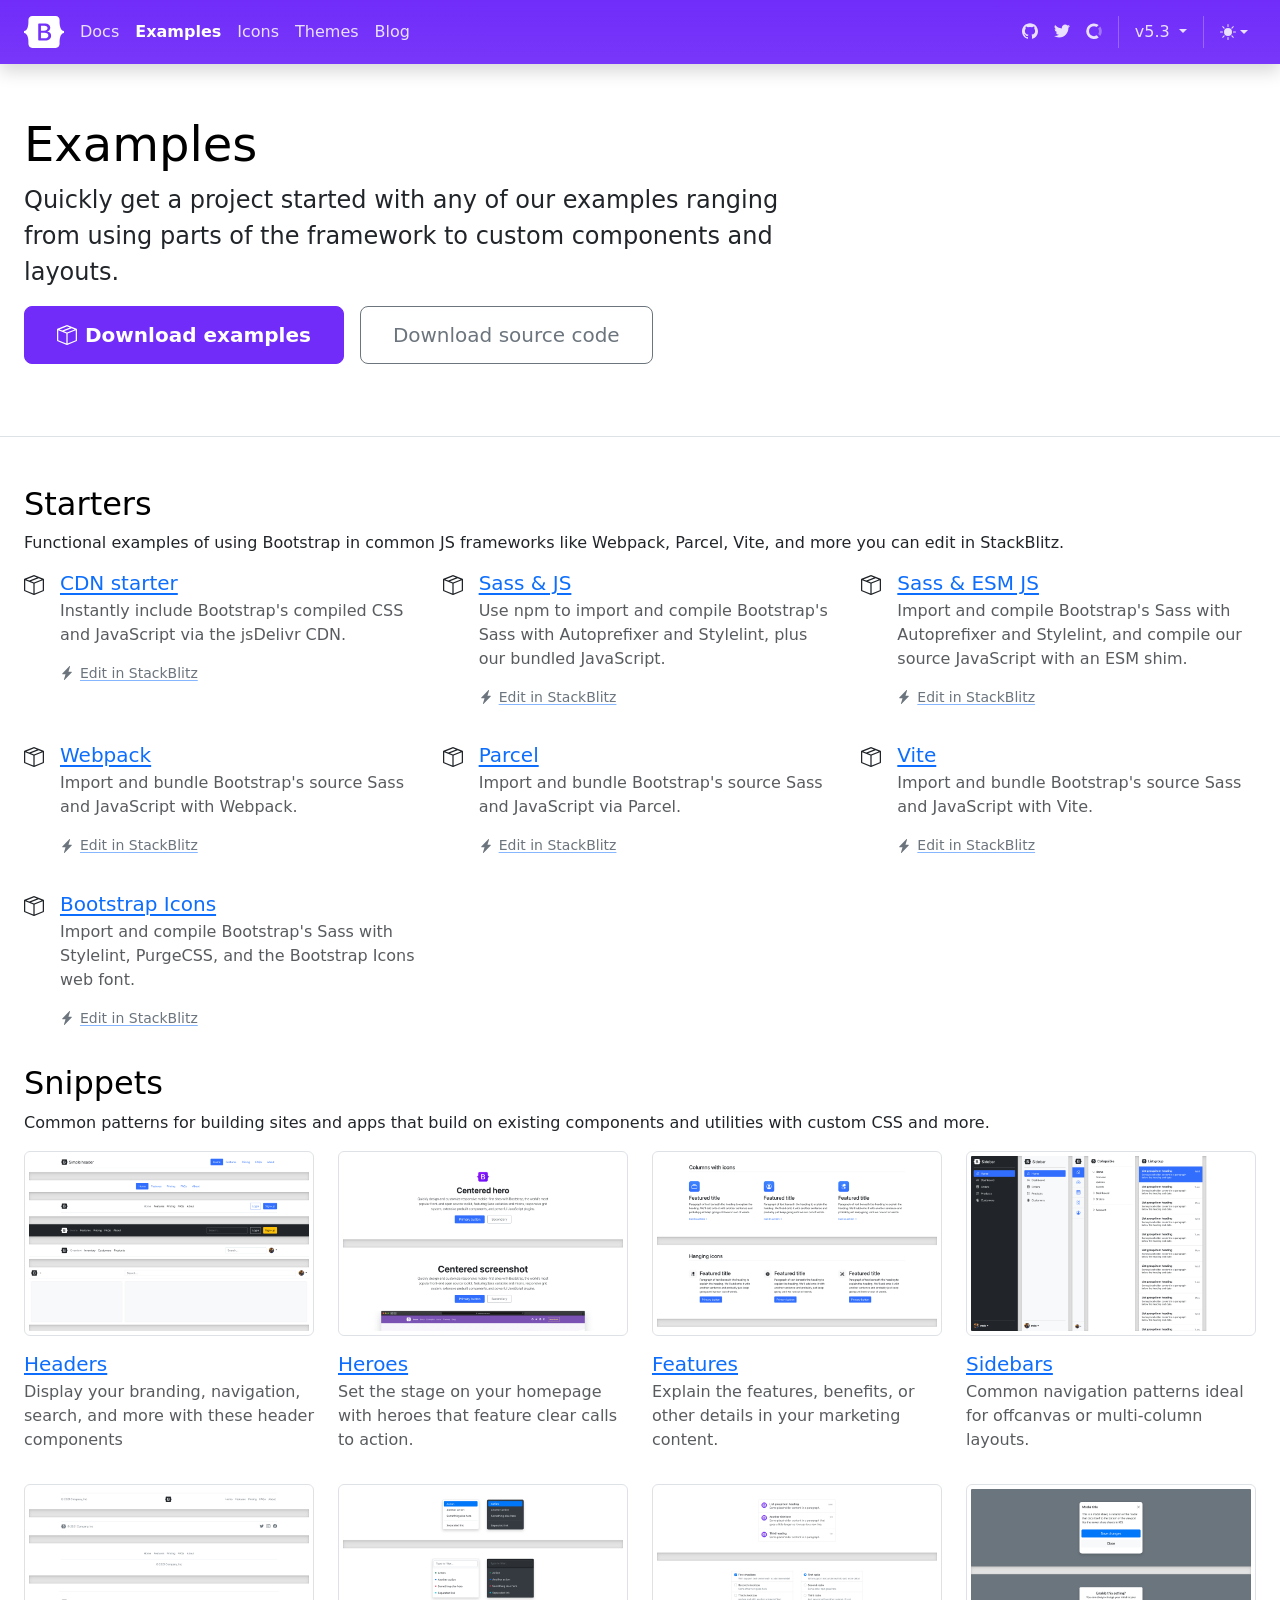
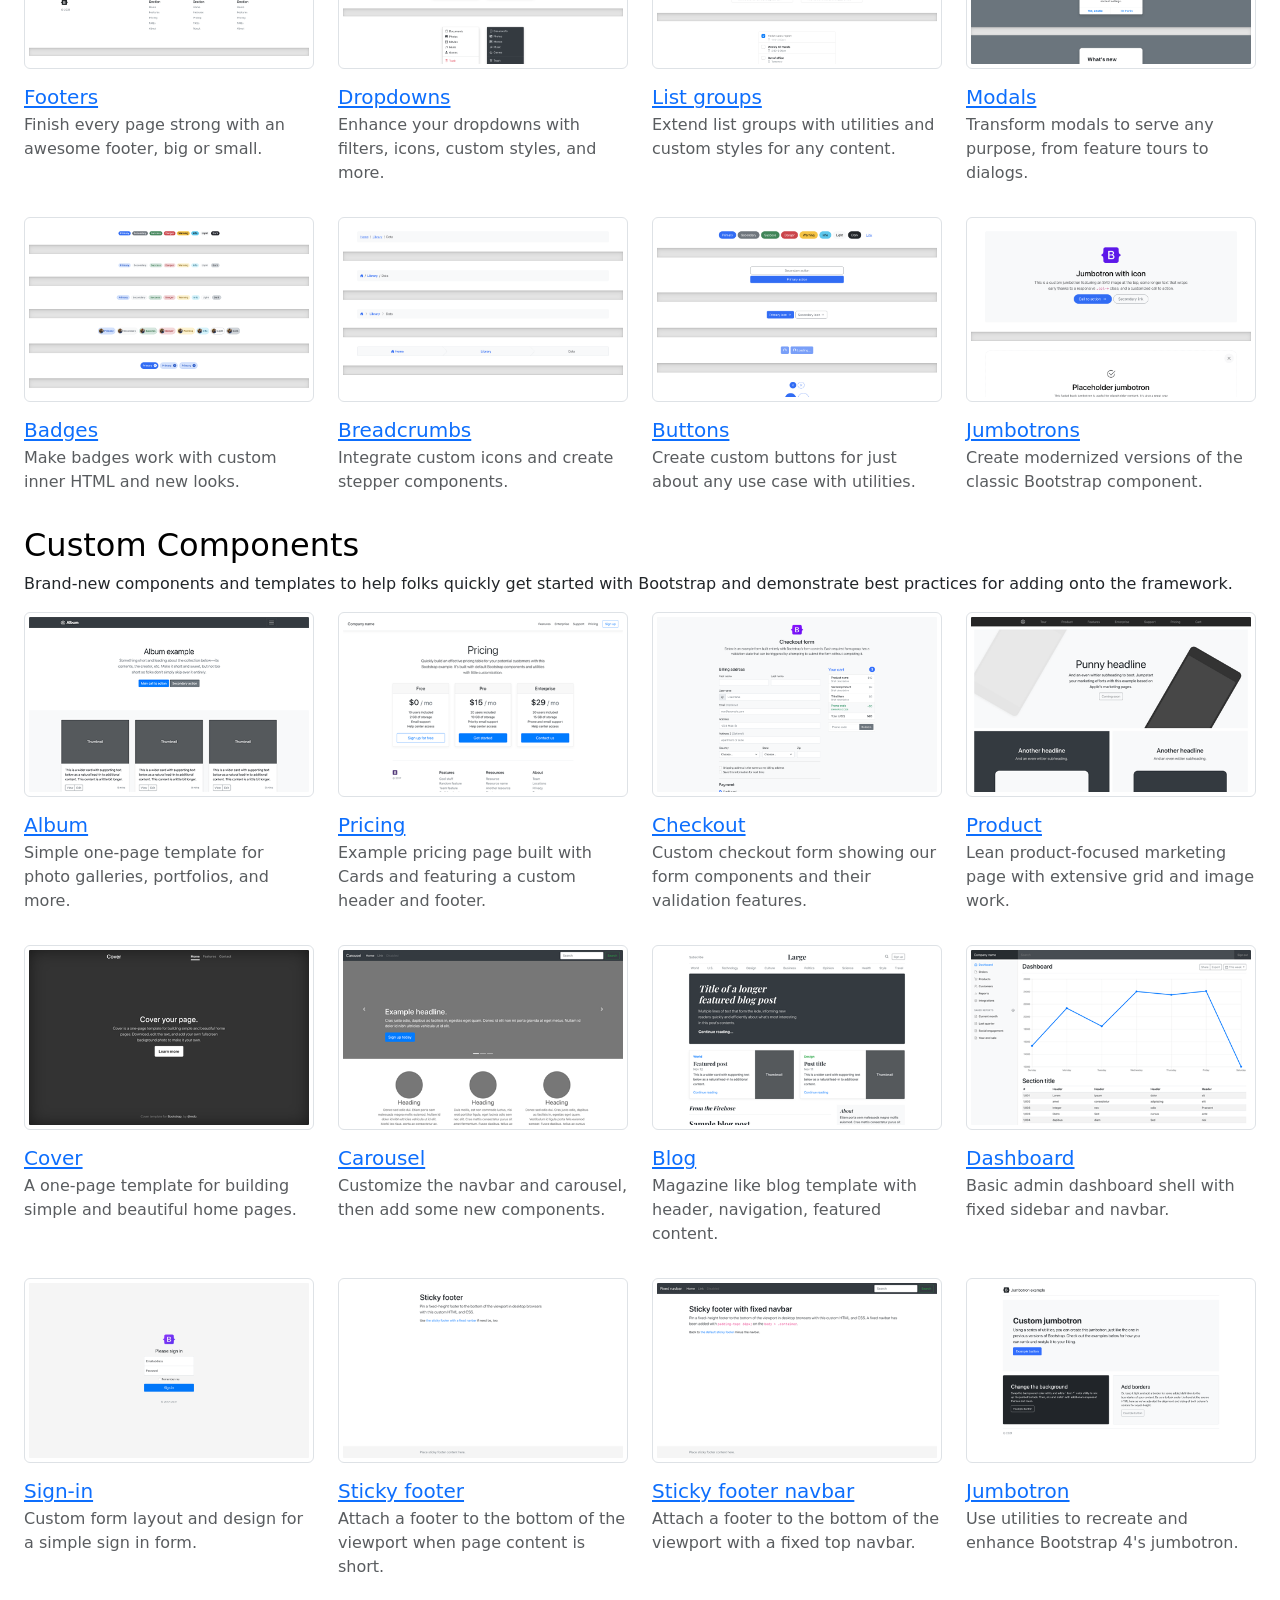
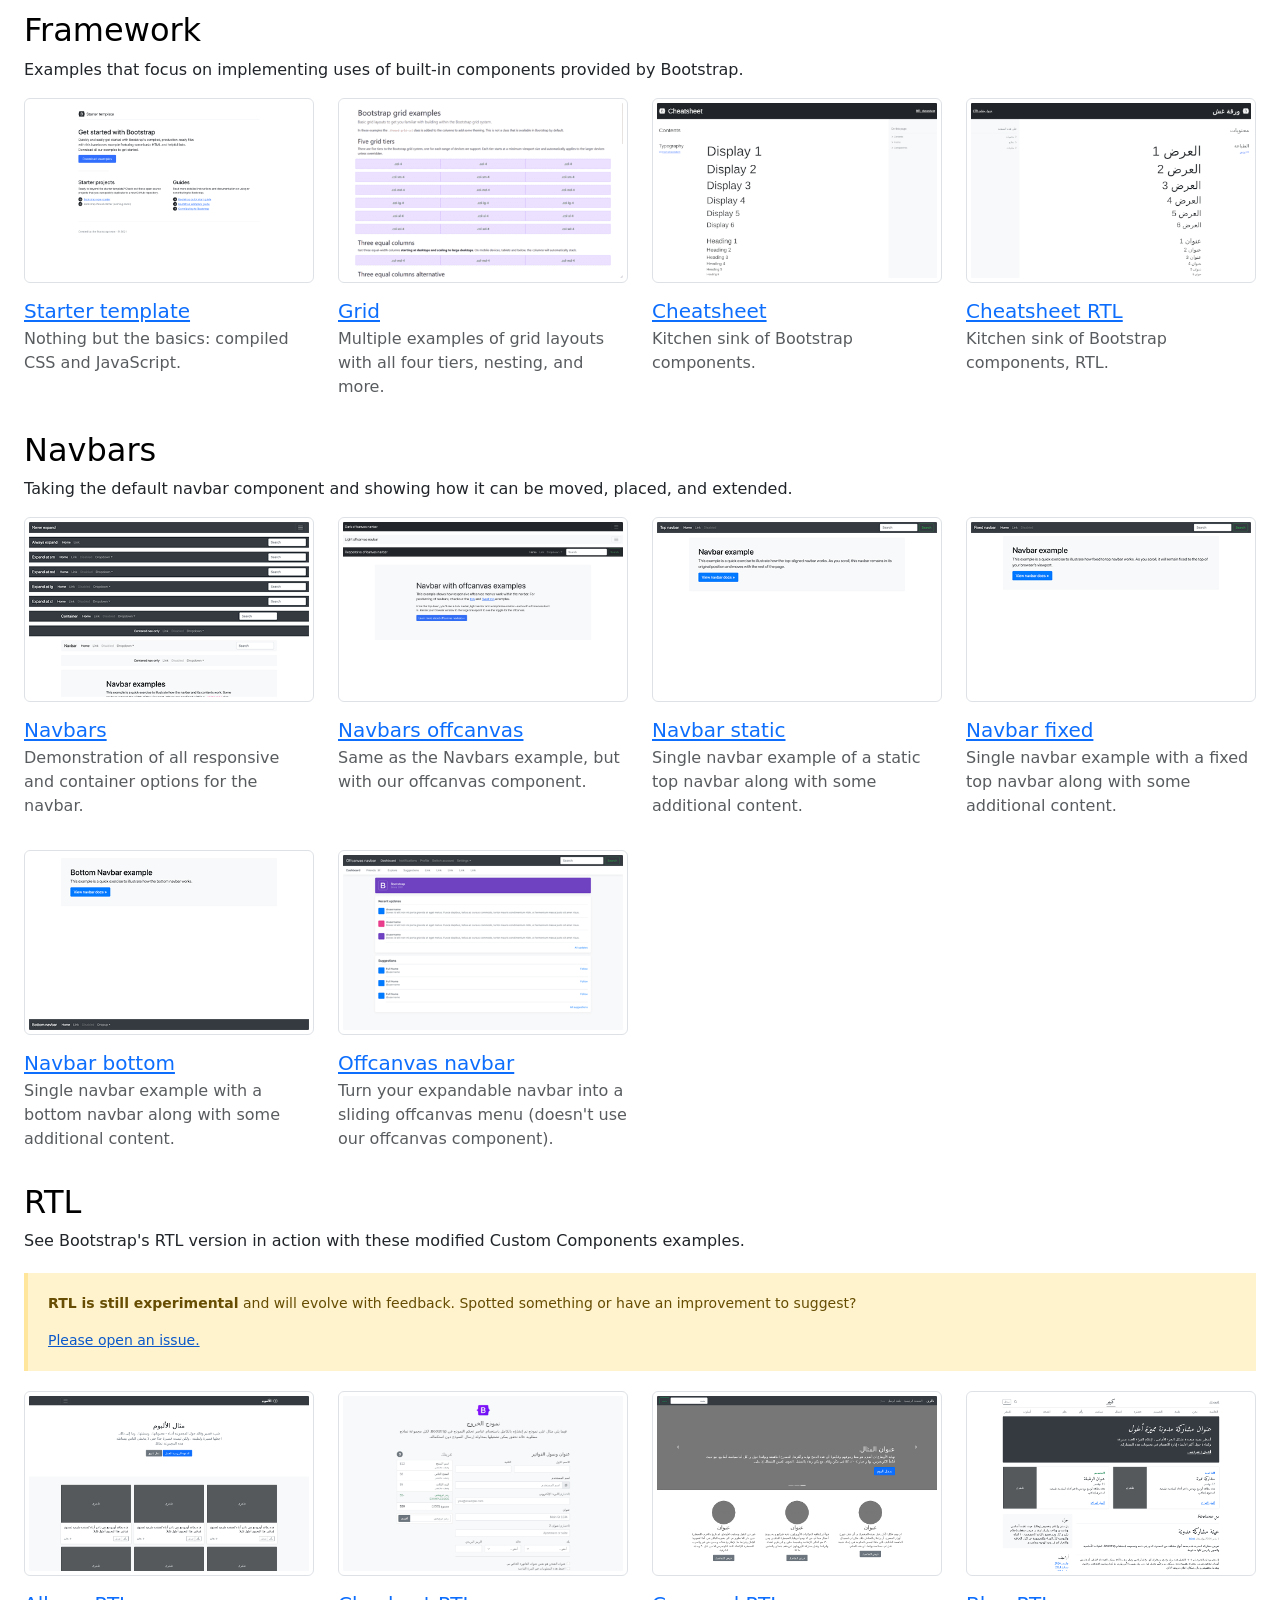
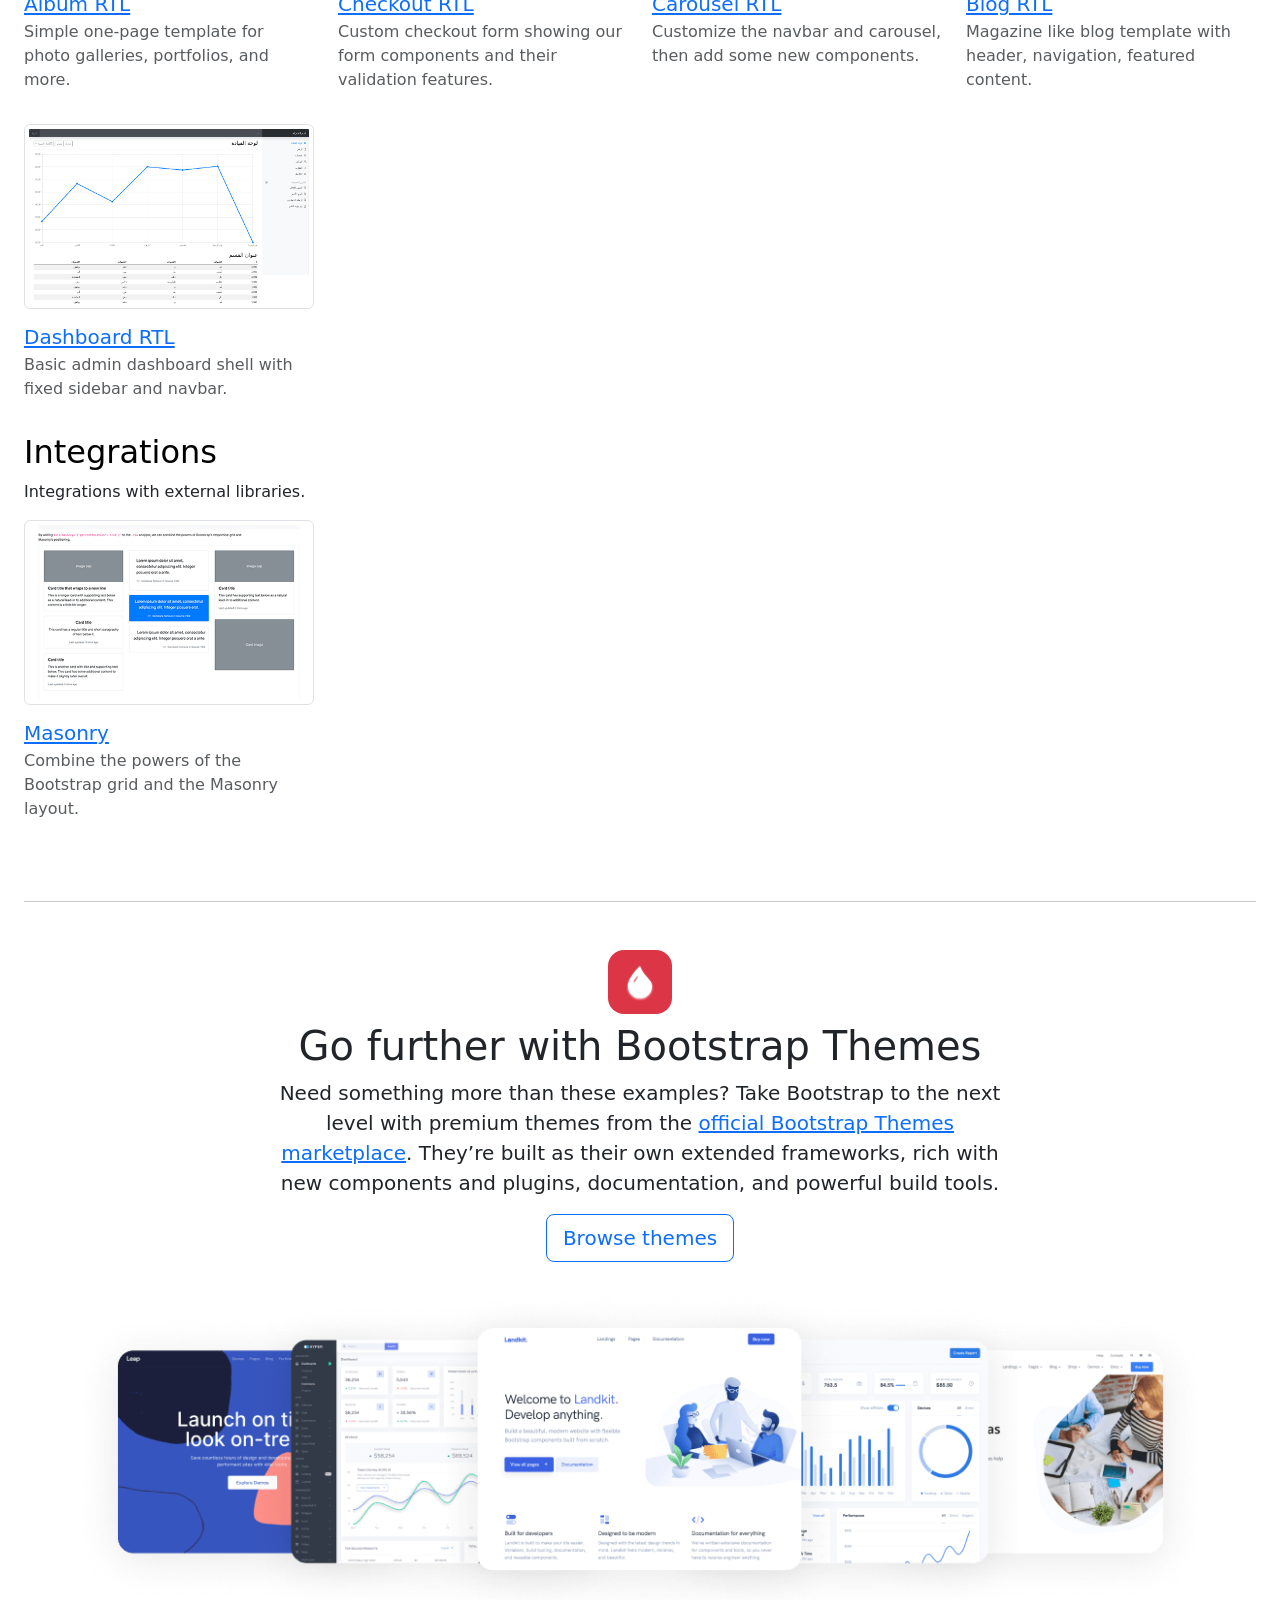
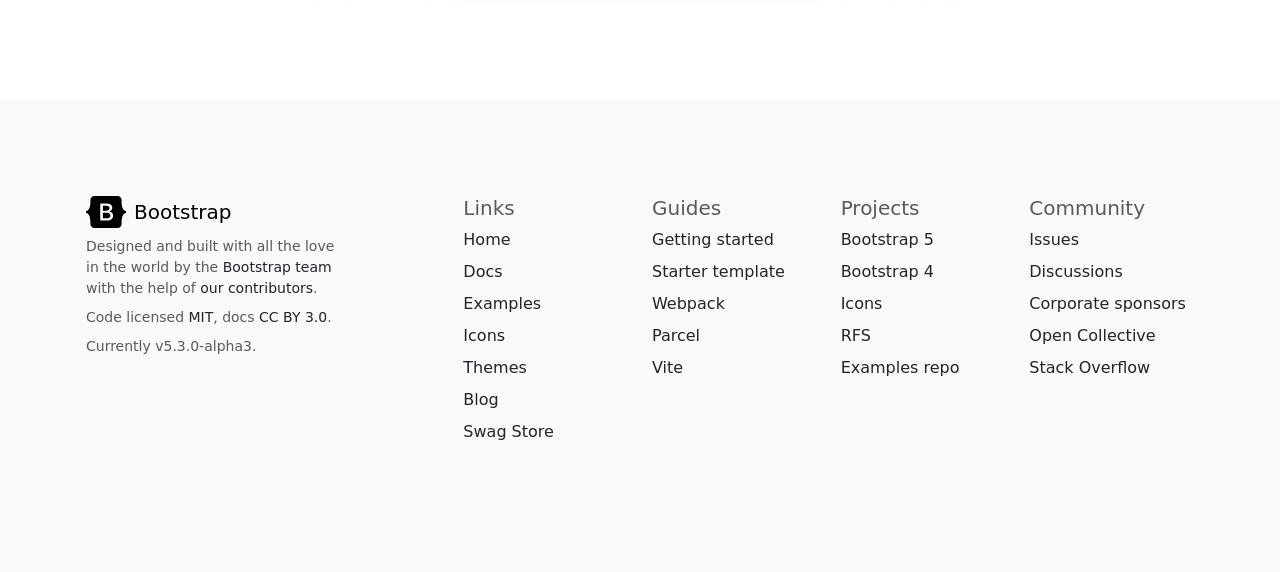
<file: bootstrap-offline-docs-5.3/examples/index.html>
<!DOCTYPE html>
<html lang="en" data-bs-theme="auto">
  <!-- Mirrored from getbootstrap.com/docs/5.3/examples/ by HTTrack Website Copier/3.x [XR&CO'2014], Mon, 15 May 2023 13:31:13 GMT -->
  <!-- Added by HTTrack --><meta
    http-equiv="content-type"
    content="text/html;charset=utf-8"
  /><!-- /Added by HTTrack -->
  <head>
    <meta charset="utf-8" />
    <meta name="viewport" content="width=device-width, initial-scale=1" />
    <meta
      name="description"
      content="Quickly get a project started with any of our examples ranging from using parts of the framework to custom components and layouts."
    />
    <meta
      name="author"
      content="Mark Otto, Jacob Thornton, and Bootstrap contributors"
    />
    <meta name="generator" content="Hugo 0.111.3" />

    <meta name="docsearch:language" content="en" />
    <meta name="docsearch:version" content="5.3" />

    <title>Examples · Bootstrap v5.3</title>

    <link rel="canonical" href="index.html" />

    <script src="../assets/js/color-modes.js"></script>

    <link href="../dist/css/bootstrap.min.css" rel="stylesheet" />
    <link href="../assets/css/docs.css" rel="stylesheet" />

    <!-- Favicons -->
    <link
      rel="apple-touch-icon"
      href="../assets/img/favicons/apple-touch-icon.png"
      sizes="180x180"
    />
    <link
      rel="icon"
      href="../assets/img/favicons/favicon-32x32.png"
      sizes="32x32"
      type="image/png"
    />
    <link
      rel="icon"
      href="../assets/img/favicons/favicon-16x16.png"
      sizes="16x16"
      type="image/png"
    />
    <link rel="manifest" href="../assets/img/favicons/manifest.json" />
    <link
      rel="mask-icon"
      href="../assets/img/favicons/safari-pinned-tab.svg"
      color="#712cf9"
    />
    <link rel="icon" href="../assets/img/favicons/favicon.ico" />
    <meta name="theme-color" content="#712cf9" />

    <meta name="twitter:card" content="summary_large_image" />
    <meta name="twitter:site" content="@getbootstrap" />
    <meta name="twitter:creator" content="@getbootstrap" />
    <meta name="twitter:title" content="Examples" />
    <meta
      name="twitter:description"
      content="Quickly get a project started with any of our examples ranging from using parts of the framework to custom components and layouts."
    />
    <meta
      name="twitter:image"
      content="https://getbootstrap.com/docs/5.3/assets/brand/bootstrap-social.png"
    />

    <meta
      property="og:url"
      content="https://getbootstrap.com/docs/5.3/examples/"
    />
    <meta property="og:title" content="Examples" />
    <meta
      property="og:description"
      content="Quickly get a project started with any of our examples ranging from using parts of the framework to custom components and layouts."
    />
    <meta property="og:type" content="website" />
    <meta
      property="og:image"
      content="https://getbootstrap.com/docs/5.3/assets/brand/bootstrap-social.png"
    />
    <meta property="og:image:type" content="image/png" />
    <meta property="og:image:width" content="2000" />
    <meta property="og:image:height" content="1000" />
  </head>
  <body>
    <div class="skippy visually-hidden-focusable overflow-hidden">
      <div class="container-xl">
        <a class="d-inline-flex p-2 m-1" href="#content"
          >Skip to main content</a
        >
      </div>
    </div>

    <svg xmlns="http://www.w3.org/2000/svg" style="display: none">
      <symbol id="arrow-right" viewBox="0 0 16 16">
        <path
          fill-rule="evenodd"
          d="M1 8a.5.5 0 0 1 .5-.5h11.793l-3.147-3.146a.5.5 0 0 1 .708-.708l4 4a.5.5 0 0 1 0 .708l-4 4a.5.5 0 0 1-.708-.708L13.293 8.5H1.5A.5.5 0 0 1 1 8z"
        />
      </symbol>
      <symbol id="book-half" viewBox="0 0 16 16">
        <path
          d="M8.5 2.687c.654-.689 1.782-.886 3.112-.752 1.234.124 2.503.523 3.388.893v9.923c-.918-.35-2.107-.692-3.287-.81-1.094-.111-2.278-.039-3.213.492V2.687zM8 1.783C7.015.936 5.587.81 4.287.94c-1.514.153-3.042.672-3.994 1.105A.5.5 0 0 0 0 2.5v11a.5.5 0 0 0 .707.455c.882-.4 2.303-.881 3.68-1.02 1.409-.142 2.59.087 3.223.877a.5.5 0 0 0 .78 0c.633-.79 1.814-1.019 3.222-.877 1.378.139 2.8.62 3.681 1.02A.5.5 0 0 0 16 13.5v-11a.5.5 0 0 0-.293-.455c-.952-.433-2.48-.952-3.994-1.105C10.413.809 8.985.936 8 1.783z"
        />
      </symbol>
      <symbol id="box-seam" viewBox="0 0 16 16">
        <path
          d="M8.186 1.113a.5.5 0 0 0-.372 0L1.846 3.5l2.404.961L10.404 2l-2.218-.887zm3.564 1.426L5.596 5 8 5.961 14.154 3.5l-2.404-.961zm3.25 1.7-6.5 2.6v7.922l6.5-2.6V4.24zM7.5 14.762V6.838L1 4.239v7.923l6.5 2.6zM7.443.184a1.5 1.5 0 0 1 1.114 0l7.129 2.852A.5.5 0 0 1 16 3.5v8.662a1 1 0 0 1-.629.928l-7.185 2.874a.5.5 0 0 1-.372 0L.63 13.09a1 1 0 0 1-.63-.928V3.5a.5.5 0 0 1 .314-.464L7.443.184z"
        />
      </symbol>
      <symbol id="braces" viewBox="0 0 16 16">
        <path
          d="M2.114 8.063V7.9c1.005-.102 1.497-.615 1.497-1.6V4.503c0-1.094.39-1.538 1.354-1.538h.273V2h-.376C3.25 2 2.49 2.759 2.49 4.352v1.524c0 1.094-.376 1.456-1.49 1.456v1.299c1.114 0 1.49.362 1.49 1.456v1.524c0 1.593.759 2.352 2.372 2.352h.376v-.964h-.273c-.964 0-1.354-.444-1.354-1.538V9.663c0-.984-.492-1.497-1.497-1.6zM13.886 7.9v.163c-1.005.103-1.497.616-1.497 1.6v1.798c0 1.094-.39 1.538-1.354 1.538h-.273v.964h.376c1.613 0 2.372-.759 2.372-2.352v-1.524c0-1.094.376-1.456 1.49-1.456V7.332c-1.114 0-1.49-.362-1.49-1.456V4.352C13.51 2.759 12.75 2 11.138 2h-.376v.964h.273c.964 0 1.354.444 1.354 1.538V6.3c0 .984.492 1.497 1.497 1.6z"
        />
      </symbol>
      <symbol id="braces-asterisk" viewBox="0 0 16 16">
        <path
          fill-rule="evenodd"
          d="M1.114 8.063V7.9c1.005-.102 1.497-.615 1.497-1.6V4.503c0-1.094.39-1.538 1.354-1.538h.273V2h-.376C2.25 2 1.49 2.759 1.49 4.352v1.524c0 1.094-.376 1.456-1.49 1.456v1.299c1.114 0 1.49.362 1.49 1.456v1.524c0 1.593.759 2.352 2.372 2.352h.376v-.964h-.273c-.964 0-1.354-.444-1.354-1.538V9.663c0-.984-.492-1.497-1.497-1.6ZM14.886 7.9v.164c-1.005.103-1.497.616-1.497 1.6v1.798c0 1.094-.39 1.538-1.354 1.538h-.273v.964h.376c1.613 0 2.372-.759 2.372-2.352v-1.524c0-1.094.376-1.456 1.49-1.456v-1.3c-1.114 0-1.49-.362-1.49-1.456V4.352C14.51 2.759 13.75 2 12.138 2h-.376v.964h.273c.964 0 1.354.444 1.354 1.538V6.3c0 .984.492 1.497 1.497 1.6ZM7.5 11.5V9.207l-1.621 1.621-.707-.707L6.792 8.5H4.5v-1h2.293L5.172 5.879l.707-.707L7.5 6.792V4.5h1v2.293l1.621-1.621.707.707L9.208 7.5H11.5v1H9.207l1.621 1.621-.707.707L8.5 9.208V11.5h-1Z"
        />
      </symbol>
      <symbol id="check2" viewBox="0 0 16 16">
        <path
          d="M13.854 3.646a.5.5 0 0 1 0 .708l-7 7a.5.5 0 0 1-.708 0l-3.5-3.5a.5.5 0 1 1 .708-.708L6.5 10.293l6.646-6.647a.5.5 0 0 1 .708 0z"
        />
      </symbol>
      <symbol id="chevron-expand" viewBox="0 0 16 16">
        <path
          fill-rule="evenodd"
          d="M3.646 9.146a.5.5 0 0 1 .708 0L8 12.793l3.646-3.647a.5.5 0 0 1 .708.708l-4 4a.5.5 0 0 1-.708 0l-4-4a.5.5 0 0 1 0-.708zm0-2.292a.5.5 0 0 0 .708 0L8 3.207l3.646 3.647a.5.5 0 0 0 .708-.708l-4-4a.5.5 0 0 0-.708 0l-4 4a.5.5 0 0 0 0 .708z"
        />
      </symbol>
      <symbol id="circle-half" viewBox="0 0 16 16">
        <path d="M8 15A7 7 0 1 0 8 1v14zm0 1A8 8 0 1 1 8 0a8 8 0 0 1 0 16z" />
      </symbol>
      <symbol id="clipboard" viewBox="0 0 16 16">
        <path
          d="M4 1.5H3a2 2 0 0 0-2 2V14a2 2 0 0 0 2 2h10a2 2 0 0 0 2-2V3.5a2 2 0 0 0-2-2h-1v1h1a1 1 0 0 1 1 1V14a1 1 0 0 1-1 1H3a1 1 0 0 1-1-1V3.5a1 1 0 0 1 1-1h1v-1z"
        />
        <path
          d="M9.5 1a.5.5 0 0 1 .5.5v1a.5.5 0 0 1-.5.5h-3a.5.5 0 0 1-.5-.5v-1a.5.5 0 0 1 .5-.5h3zm-3-1A1.5 1.5 0 0 0 5 1.5v1A1.5 1.5 0 0 0 6.5 4h3A1.5 1.5 0 0 0 11 2.5v-1A1.5 1.5 0 0 0 9.5 0h-3z"
        />
      </symbol>
      <symbol id="code" viewBox="0 0 16 16">
        <path
          d="M5.854 4.854a.5.5 0 1 0-.708-.708l-3.5 3.5a.5.5 0 0 0 0 .708l3.5 3.5a.5.5 0 0 0 .708-.708L2.707 8l3.147-3.146zm4.292 0a.5.5 0 0 1 .708-.708l3.5 3.5a.5.5 0 0 1 0 .708l-3.5 3.5a.5.5 0 0 1-.708-.708L13.293 8l-3.147-3.146z"
        />
      </symbol>
      <symbol id="file-earmark-richtext" viewBox="0 0 16 16">
        <path
          d="M14 4.5V14a2 2 0 0 1-2 2H4a2 2 0 0 1-2-2V2a2 2 0 0 1 2-2h5.5L14 4.5zm-3 0A1.5 1.5 0 0 1 9.5 3V1H4a1 1 0 0 0-1 1v12a1 1 0 0 0 1 1h8a1 1 0 0 0 1-1V4.5h-2z"
        />
        <path
          d="M4.5 12.5A.5.5 0 0 1 5 12h3a.5.5 0 0 1 0 1H5a.5.5 0 0 1-.5-.5zm0-2A.5.5 0 0 1 5 10h6a.5.5 0 0 1 0 1H5a.5.5 0 0 1-.5-.5zm1.639-3.708 1.33.886 1.854-1.855a.25.25 0 0 1 .289-.047l1.888.974V8.5a.5.5 0 0 1-.5.5H5a.5.5 0 0 1-.5-.5V8s1.54-1.274 1.639-1.208zM6.25 6a.75.75 0 1 0 0-1.5.75.75 0 0 0 0 1.5z"
        />
      </symbol>
      <symbol id="globe2" viewBox="0 0 16 16">
        <path
          d="M0 8a8 8 0 1 1 16 0A8 8 0 0 1 0 8zm7.5-6.923c-.67.204-1.335.82-1.887 1.855-.143.268-.276.56-.395.872.705.157 1.472.257 2.282.287V1.077zM4.249 3.539c.142-.384.304-.744.481-1.078a6.7 6.7 0 0 1 .597-.933A7.01 7.01 0 0 0 3.051 3.05c.362.184.763.349 1.198.49zM3.509 7.5c.036-1.07.188-2.087.436-3.008a9.124 9.124 0 0 1-1.565-.667A6.964 6.964 0 0 0 1.018 7.5h2.49zm1.4-2.741a12.344 12.344 0 0 0-.4 2.741H7.5V5.091c-.91-.03-1.783-.145-2.591-.332zM8.5 5.09V7.5h2.99a12.342 12.342 0 0 0-.399-2.741c-.808.187-1.681.301-2.591.332zM4.51 8.5c.035.987.176 1.914.399 2.741A13.612 13.612 0 0 1 7.5 10.91V8.5H4.51zm3.99 0v2.409c.91.03 1.783.145 2.591.332.223-.827.364-1.754.4-2.741H8.5zm-3.282 3.696c.12.312.252.604.395.872.552 1.035 1.218 1.65 1.887 1.855V11.91c-.81.03-1.577.13-2.282.287zm.11 2.276a6.696 6.696 0 0 1-.598-.933 8.853 8.853 0 0 1-.481-1.079 8.38 8.38 0 0 0-1.198.49 7.01 7.01 0 0 0 2.276 1.522zm-1.383-2.964A13.36 13.36 0 0 1 3.508 8.5h-2.49a6.963 6.963 0 0 0 1.362 3.675c.47-.258.995-.482 1.565-.667zm6.728 2.964a7.009 7.009 0 0 0 2.275-1.521 8.376 8.376 0 0 0-1.197-.49 8.853 8.853 0 0 1-.481 1.078 6.688 6.688 0 0 1-.597.933zM8.5 11.909v3.014c.67-.204 1.335-.82 1.887-1.855.143-.268.276-.56.395-.872A12.63 12.63 0 0 0 8.5 11.91zm3.555-.401c.57.185 1.095.409 1.565.667A6.963 6.963 0 0 0 14.982 8.5h-2.49a13.36 13.36 0 0 1-.437 3.008zM14.982 7.5a6.963 6.963 0 0 0-1.362-3.675c-.47.258-.995.482-1.565.667.248.92.4 1.938.437 3.008h2.49zM11.27 2.461c.177.334.339.694.482 1.078a8.368 8.368 0 0 0 1.196-.49 7.01 7.01 0 0 0-2.275-1.52c.218.283.418.597.597.932zm-.488 1.343a7.765 7.765 0 0 0-.395-.872C9.835 1.897 9.17 1.282 8.5 1.077V4.09c.81-.03 1.577-.13 2.282-.287z"
        />
      </symbol>
      <symbol id="grid-fill" viewBox="0 0 16 16">
        <path
          d="M1 2.5A1.5 1.5 0 0 1 2.5 1h3A1.5 1.5 0 0 1 7 2.5v3A1.5 1.5 0 0 1 5.5 7h-3A1.5 1.5 0 0 1 1 5.5v-3zm8 0A1.5 1.5 0 0 1 10.5 1h3A1.5 1.5 0 0 1 15 2.5v3A1.5 1.5 0 0 1 13.5 7h-3A1.5 1.5 0 0 1 9 5.5v-3zm-8 8A1.5 1.5 0 0 1 2.5 9h3A1.5 1.5 0 0 1 7 10.5v3A1.5 1.5 0 0 1 5.5 15h-3A1.5 1.5 0 0 1 1 13.5v-3zm8 0A1.5 1.5 0 0 1 10.5 9h3a1.5 1.5 0 0 1 1.5 1.5v3a1.5 1.5 0 0 1-1.5 1.5h-3A1.5 1.5 0 0 1 9 13.5v-3z"
        />
      </symbol>
      <symbol id="lightning-charge-fill" viewBox="0 0 16 16">
        <path
          d="M11.251.068a.5.5 0 0 1 .227.58L9.677 6.5H13a.5.5 0 0 1 .364.843l-8 8.5a.5.5 0 0 1-.842-.49L6.323 9.5H3a.5.5 0 0 1-.364-.843l8-8.5a.5.5 0 0 1 .615-.09z"
        />
      </symbol>
      <symbol id="list" viewBox="0 0 16 16">
        <path
          fill-rule="evenodd"
          d="M2.5 12a.5.5 0 0 1 .5-.5h10a.5.5 0 0 1 0 1H3a.5.5 0 0 1-.5-.5zm0-4a.5.5 0 0 1 .5-.5h10a.5.5 0 0 1 0 1H3a.5.5 0 0 1-.5-.5zm0-4a.5.5 0 0 1 .5-.5h10a.5.5 0 0 1 0 1H3a.5.5 0 0 1-.5-.5z"
        />
      </symbol>
      <symbol id="magic" viewBox="0 0 16 16">
        <path
          d="M9.5 2.672a.5.5 0 1 0 1 0V.843a.5.5 0 0 0-1 0v1.829Zm4.5.035A.5.5 0 0 0 13.293 2L12 3.293a.5.5 0 1 0 .707.707L14 2.707ZM7.293 4A.5.5 0 1 0 8 3.293L6.707 2A.5.5 0 0 0 6 2.707L7.293 4Zm-.621 2.5a.5.5 0 1 0 0-1H4.843a.5.5 0 1 0 0 1h1.829Zm8.485 0a.5.5 0 1 0 0-1h-1.829a.5.5 0 0 0 0 1h1.829ZM13.293 10A.5.5 0 1 0 14 9.293L12.707 8a.5.5 0 1 0-.707.707L13.293 10ZM9.5 11.157a.5.5 0 0 0 1 0V9.328a.5.5 0 0 0-1 0v1.829Zm1.854-5.097a.5.5 0 0 0 0-.706l-.708-.708a.5.5 0 0 0-.707 0L8.646 5.94a.5.5 0 0 0 0 .707l.708.708a.5.5 0 0 0 .707 0l1.293-1.293Zm-3 3a.5.5 0 0 0 0-.706l-.708-.708a.5.5 0 0 0-.707 0L.646 13.94a.5.5 0 0 0 0 .707l.708.708a.5.5 0 0 0 .707 0L8.354 9.06Z"
        />
      </symbol>
      <symbol id="menu-button-wide-fill" viewBox="0 0 16 16">
        <path
          d="M1.5 0A1.5 1.5 0 0 0 0 1.5v2A1.5 1.5 0 0 0 1.5 5h13A1.5 1.5 0 0 0 16 3.5v-2A1.5 1.5 0 0 0 14.5 0h-13zm1 2h3a.5.5 0 0 1 0 1h-3a.5.5 0 0 1 0-1zm9.927.427A.25.25 0 0 1 12.604 2h.792a.25.25 0 0 1 .177.427l-.396.396a.25.25 0 0 1-.354 0l-.396-.396zM0 8a2 2 0 0 1 2-2h12a2 2 0 0 1 2 2v5a2 2 0 0 1-2 2H2a2 2 0 0 1-2-2V8zm1 3v2a1 1 0 0 0 1 1h12a1 1 0 0 0 1-1v-2H1zm14-1V8a1 1 0 0 0-1-1H2a1 1 0 0 0-1 1v2h14zM2 8.5a.5.5 0 0 1 .5-.5h9a.5.5 0 0 1 0 1h-9a.5.5 0 0 1-.5-.5zm0 4a.5.5 0 0 1 .5-.5h6a.5.5 0 0 1 0 1h-6a.5.5 0 0 1-.5-.5z"
        />
      </symbol>
      <symbol id="moon-stars-fill" viewBox="0 0 16 16">
        <path
          d="M6 .278a.768.768 0 0 1 .08.858 7.208 7.208 0 0 0-.878 3.46c0 4.021 3.278 7.277 7.318 7.277.527 0 1.04-.055 1.533-.16a.787.787 0 0 1 .81.316.733.733 0 0 1-.031.893A8.349 8.349 0 0 1 8.344 16C3.734 16 0 12.286 0 7.71 0 4.266 2.114 1.312 5.124.06A.752.752 0 0 1 6 .278z"
        />
        <path
          d="M10.794 3.148a.217.217 0 0 1 .412 0l.387 1.162c.173.518.579.924 1.097 1.097l1.162.387a.217.217 0 0 1 0 .412l-1.162.387a1.734 1.734 0 0 0-1.097 1.097l-.387 1.162a.217.217 0 0 1-.412 0l-.387-1.162A1.734 1.734 0 0 0 9.31 6.593l-1.162-.387a.217.217 0 0 1 0-.412l1.162-.387a1.734 1.734 0 0 0 1.097-1.097l.387-1.162zM13.863.099a.145.145 0 0 1 .274 0l.258.774c.115.346.386.617.732.732l.774.258a.145.145 0 0 1 0 .274l-.774.258a1.156 1.156 0 0 0-.732.732l-.258.774a.145.145 0 0 1-.274 0l-.258-.774a1.156 1.156 0 0 0-.732-.732l-.774-.258a.145.145 0 0 1 0-.274l.774-.258c.346-.115.617-.386.732-.732L13.863.1z"
        />
      </symbol>
      <symbol id="palette2" viewBox="0 0 16 16">
        <path
          d="M0 .5A.5.5 0 0 1 .5 0h5a.5.5 0 0 1 .5.5v5.277l4.147-4.131a.5.5 0 0 1 .707 0l3.535 3.536a.5.5 0 0 1 0 .708L10.261 10H15.5a.5.5 0 0 1 .5.5v5a.5.5 0 0 1-.5.5H3a2.99 2.99 0 0 1-2.121-.879A2.99 2.99 0 0 1 0 13.044m6-.21 7.328-7.3-2.829-2.828L6 7.188v5.647zM4.5 13a1.5 1.5 0 1 0-3 0 1.5 1.5 0 0 0 3 0zM15 15v-4H9.258l-4.015 4H15zM0 .5v12.495V.5z"
        />
        <path d="M0 12.995V13a3.07 3.07 0 0 0 0-.005z" />
      </symbol>
      <symbol id="plugin" viewBox="0 0 16 16">
        <path
          fill-rule="evenodd"
          d="M1 8a7 7 0 1 1 2.898 5.673c-.167-.121-.216-.406-.002-.62l1.8-1.8a3.5 3.5 0 0 0 4.572-.328l1.414-1.415a.5.5 0 0 0 0-.707l-.707-.707 1.559-1.563a.5.5 0 1 0-.708-.706l-1.559 1.562-1.414-1.414 1.56-1.562a.5.5 0 1 0-.707-.706l-1.56 1.56-.707-.706a.5.5 0 0 0-.707 0L5.318 5.975a3.5 3.5 0 0 0-.328 4.571l-1.8 1.8c-.58.58-.62 1.6.121 2.137A8 8 0 1 0 0 8a.5.5 0 0 0 1 0Z"
        />
      </symbol>
      <symbol id="plus" viewBox="0 0 16 16">
        <path
          d="M8 4a.5.5 0 0 1 .5.5v3h3a.5.5 0 0 1 0 1h-3v3a.5.5 0 0 1-1 0v-3h-3a.5.5 0 0 1 0-1h3v-3A.5.5 0 0 1 8 4z"
        />
      </symbol>
      <symbol id="sun-fill" viewBox="0 0 16 16">
        <path
          d="M8 12a4 4 0 1 0 0-8 4 4 0 0 0 0 8zM8 0a.5.5 0 0 1 .5.5v2a.5.5 0 0 1-1 0v-2A.5.5 0 0 1 8 0zm0 13a.5.5 0 0 1 .5.5v2a.5.5 0 0 1-1 0v-2A.5.5 0 0 1 8 13zm8-5a.5.5 0 0 1-.5.5h-2a.5.5 0 0 1 0-1h2a.5.5 0 0 1 .5.5zM3 8a.5.5 0 0 1-.5.5h-2a.5.5 0 0 1 0-1h2A.5.5 0 0 1 3 8zm10.657-5.657a.5.5 0 0 1 0 .707l-1.414 1.415a.5.5 0 1 1-.707-.708l1.414-1.414a.5.5 0 0 1 .707 0zm-9.193 9.193a.5.5 0 0 1 0 .707L3.05 13.657a.5.5 0 0 1-.707-.707l1.414-1.414a.5.5 0 0 1 .707 0zm9.193 2.121a.5.5 0 0 1-.707 0l-1.414-1.414a.5.5 0 0 1 .707-.707l1.414 1.414a.5.5 0 0 1 0 .707zM4.464 4.465a.5.5 0 0 1-.707 0L2.343 3.05a.5.5 0 1 1 .707-.707l1.414 1.414a.5.5 0 0 1 0 .708z"
        />
      </symbol>
      <symbol id="three-dots" viewBox="0 0 16 16">
        <path
          d="M3 9.5a1.5 1.5 0 1 1 0-3 1.5 1.5 0 0 1 0 3zm5 0a1.5 1.5 0 1 1 0-3 1.5 1.5 0 0 1 0 3zm5 0a1.5 1.5 0 1 1 0-3 1.5 1.5 0 0 1 0 3z"
        />
      </symbol>
      <symbol id="tools" viewBox="0 0 16 16">
        <path
          d="M1 0 0 1l2.2 3.081a1 1 0 0 0 .815.419h.07a1 1 0 0 1 .708.293l2.675 2.675-2.617 2.654A3.003 3.003 0 0 0 0 13a3 3 0 1 0 5.878-.851l2.654-2.617.968.968-.305.914a1 1 0 0 0 .242 1.023l3.356 3.356a1 1 0 0 0 1.414 0l1.586-1.586a1 1 0 0 0 0-1.414l-3.356-3.356a1 1 0 0 0-1.023-.242L10.5 9.5l-.96-.96 2.68-2.643A3.005 3.005 0 0 0 16 3c0-.269-.035-.53-.102-.777l-2.14 2.141L12 4l-.364-1.757L13.777.102a3 3 0 0 0-3.675 3.68L7.462 6.46 4.793 3.793a1 1 0 0 1-.293-.707v-.071a1 1 0 0 0-.419-.814L1 0zm9.646 10.646a.5.5 0 0 1 .708 0l3 3a.5.5 0 0 1-.708.708l-3-3a.5.5 0 0 1 0-.708zM3 11l.471.242.529.026.287.445.445.287.026.529L5 13l-.242.471-.026.529-.445.287-.287.445-.529.026L3 15l-.471-.242L2 14.732l-.287-.445L1.268 14l-.026-.529L1 13l.242-.471.026-.529.445-.287.287-.445.529-.026L3 11z"
        />
      </symbol>
      <symbol id="ui-radios" viewBox="0 0 16 16">
        <path
          d="M7 2.5a.5.5 0 0 1 .5-.5h7a.5.5 0 0 1 .5.5v1a.5.5 0 0 1-.5.5h-7a.5.5 0 0 1-.5-.5v-1zM0 12a3 3 0 1 1 6 0 3 3 0 0 1-6 0zm7-1.5a.5.5 0 0 1 .5-.5h7a.5.5 0 0 1 .5.5v1a.5.5 0 0 1-.5.5h-7a.5.5 0 0 1-.5-.5v-1zm0-5a.5.5 0 0 1 .5-.5h5a.5.5 0 0 1 0 1h-5a.5.5 0 0 1-.5-.5zm0 8a.5.5 0 0 1 .5-.5h5a.5.5 0 0 1 0 1h-5a.5.5 0 0 1-.5-.5zM3 1a3 3 0 1 0 0 6 3 3 0 0 0 0-6zm0 4.5a1.5 1.5 0 1 1 0-3 1.5 1.5 0 0 1 0 3z"
        />
      </symbol>
    </svg>

    <header class="navbar navbar-expand-lg bd-navbar sticky-top">
      <nav
        class="container-xxl bd-gutter flex-wrap flex-lg-nowrap"
        aria-label="Main navigation"
      >
        <div class="d-lg-none" style="width: 1.5rem"></div>

        <a
          class="navbar-brand p-0 me-0 me-lg-2"
          href="https://getbootstrap.com/"
          aria-label="Bootstrap"
        >
          <svg
            xmlns="http://www.w3.org/2000/svg"
            width="40"
            height="32"
            class="d-block my-1"
            viewBox="0 0 118 94"
            role="img"
          >
            <title>Bootstrap</title>
            <path
              fill-rule="evenodd"
              clip-rule="evenodd"
              d="M24.509 0c-6.733 0-11.715 5.893-11.492 12.284.214 6.14-.064 14.092-2.066 20.577C8.943 39.365 5.547 43.485 0 44.014v5.972c5.547.529 8.943 4.649 10.951 11.153 2.002 6.485 2.28 14.437 2.066 20.577C12.794 88.106 17.776 94 24.51 94H93.5c6.733 0 11.714-5.893 11.491-12.284-.214-6.14.064-14.092 2.066-20.577 2.009-6.504 5.396-10.624 10.943-11.153v-5.972c-5.547-.529-8.934-4.649-10.943-11.153-2.002-6.484-2.28-14.437-2.066-20.577C105.214 5.894 100.233 0 93.5 0H24.508zM80 57.863C80 66.663 73.436 72 62.543 72H44a2 2 0 01-2-2V24a2 2 0 012-2h18.437c9.083 0 15.044 4.92 15.044 12.474 0 5.302-4.01 10.049-9.119 10.88v.277C75.317 46.394 80 51.21 80 57.863zM60.521 28.34H49.948v14.934h8.905c6.884 0 10.68-2.772 10.68-7.727 0-4.643-3.264-7.207-9.012-7.207zM49.948 49.2v16.458H60.91c7.167 0 10.964-2.876 10.964-8.281 0-5.406-3.903-8.178-11.425-8.178H49.948z"
              fill="currentColor"
            />
          </svg>
        </a>

        <div class="d-flex">
          <button
            class="navbar-toggler d-flex d-lg-none order-3 p-2"
            type="button"
            data-bs-toggle="offcanvas"
            data-bs-target="#bdNavbar"
            aria-controls="bdNavbar"
            aria-label="Toggle navigation"
          >
            <svg class="bi" aria-hidden="true">
              <use xlink:href="#three-dots"></use>
            </svg>
          </button>
        </div>

        <div
          class="offcanvas-lg offcanvas-end flex-grow-1"
          tabindex="-1"
          id="bdNavbar"
          aria-labelledby="bdNavbarOffcanvasLabel"
          data-bs-scroll="true"
        >
          <div class="offcanvas-header px-4 pb-0">
            <h5 class="offcanvas-title text-white" id="bdNavbarOffcanvasLabel">
              Bootstrap
            </h5>
            <button
              type="button"
              class="btn-close btn-close-white"
              data-bs-dismiss="offcanvas"
              aria-label="Close"
              data-bs-target="#bdNavbar"
            ></button>
          </div>

          <div class="offcanvas-body p-4 pt-0 p-lg-0">
            <hr class="d-lg-none text-white-50" />
            <ul class="navbar-nav flex-row flex-wrap bd-navbar-nav">
              <li class="nav-item col-6 col-lg-auto">
                <a
                  class="nav-link py-2 px-0 px-lg-2"
                  href="../getting-started/introduction/index.html"
                  onclick="ga('send', 'event', 'Navbar', 'Community links', 'Docs');"
                  >Docs</a
                >
              </li>
              <li class="nav-item col-6 col-lg-auto">
                <a
                  class="nav-link py-2 px-0 px-lg-2 active"
                  aria-current="true"
                  href="index.html"
                  onclick="ga('send', 'event', 'Navbar', 'Community links', 'Examples');"
                  >Examples</a
                >
              </li>
              <li class="nav-item col-6 col-lg-auto">
                <a
                  class="nav-link py-2 px-0 px-lg-2"
                  href="https://icons.getbootstrap.com/"
                  onclick="ga('send', 'event', 'Navbar', 'Community links', 'Icons');"
                  target="_blank"
                  rel="noopener"
                  >Icons</a
                >
              </li>
              <li class="nav-item col-6 col-lg-auto">
                <a
                  class="nav-link py-2 px-0 px-lg-2"
                  href="https://themes.getbootstrap.com/"
                  onclick="ga('send', 'event', 'Navbar', 'Community links', 'Themes');"
                  target="_blank"
                  rel="noopener"
                  >Themes</a
                >
              </li>
              <li class="nav-item col-6 col-lg-auto">
                <a
                  class="nav-link py-2 px-0 px-lg-2"
                  href="https://blog.getbootstrap.com/"
                  onclick="ga('send', 'event', 'Navbar', 'Community links', 'Blog');"
                  target="_blank"
                  rel="noopener"
                  >Blog</a
                >
              </li>
            </ul>

            <hr class="d-lg-none text-white-50" />

            <ul class="navbar-nav flex-row flex-wrap ms-md-auto">
              <li class="nav-item col-6 col-lg-auto">
                <a
                  class="nav-link py-2 px-0 px-lg-2"
                  href="https://github.com/twbs"
                  target="_blank"
                  rel="noopener"
                >
                  <svg
                    xmlns="http://www.w3.org/2000/svg"
                    width="16"
                    height="16"
                    class="navbar-nav-svg"
                    viewBox="0 0 512 499.36"
                    role="img"
                  >
                    <title>GitHub</title>
                    <path
                      fill="currentColor"
                      fill-rule="evenodd"
                      d="M256 0C114.64 0 0 114.61 0 256c0 113.09 73.34 209 175.08 242.9 12.8 2.35 17.47-5.56 17.47-12.34 0-6.08-.22-22.18-.35-43.54-71.2 15.49-86.2-34.34-86.2-34.34-11.64-29.57-28.42-37.45-28.42-37.45-23.27-15.84 1.73-15.55 1.73-15.55 25.69 1.81 39.21 26.38 39.21 26.38 22.84 39.12 59.92 27.82 74.5 21.27 2.33-16.54 8.94-27.82 16.25-34.22-56.84-6.43-116.6-28.43-116.6-126.49 0-27.95 10-50.8 26.35-68.69-2.63-6.48-11.42-32.5 2.51-67.75 0 0 21.49-6.88 70.4 26.24a242.65 242.65 0 0 1 128.18 0c48.87-33.13 70.33-26.24 70.33-26.24 14 35.25 5.18 61.27 2.55 67.75 16.41 17.9 26.31 40.75 26.31 68.69 0 98.35-59.85 120-116.88 126.32 9.19 7.9 17.38 23.53 17.38 47.41 0 34.22-.31 61.83-.31 70.23 0 6.85 4.61 14.81 17.6 12.31C438.72 464.97 512 369.08 512 256.02 512 114.62 397.37 0 256 0z"
                    />
                  </svg>
                  <small class="d-lg-none ms-2">GitHub</small>
                </a>
              </li>
              <li class="nav-item col-6 col-lg-auto">
                <a
                  class="nav-link py-2 px-0 px-lg-2"
                  href="https://twitter.com/getbootstrap"
                  target="_blank"
                  rel="noopener"
                >
                  <svg
                    xmlns="http://www.w3.org/2000/svg"
                    width="16"
                    height="16"
                    class="navbar-nav-svg"
                    viewBox="0 0 512 416.32"
                    role="img"
                  >
                    <title>Twitter</title>
                    <path
                      fill="currentColor"
                      d="M160.83 416.32c193.2 0 298.92-160.22 298.92-298.92 0-4.51 0-9-.2-13.52A214 214 0 0 0 512 49.38a212.93 212.93 0 0 1-60.44 16.6 105.7 105.7 0 0 0 46.3-58.19 209 209 0 0 1-66.79 25.37 105.09 105.09 0 0 0-181.73 71.91 116.12 116.12 0 0 0 2.66 24c-87.28-4.3-164.73-46.3-216.56-109.82A105.48 105.48 0 0 0 68 159.6a106.27 106.27 0 0 1-47.53-13.11v1.43a105.28 105.28 0 0 0 84.21 103.06 105.67 105.67 0 0 1-47.33 1.84 105.06 105.06 0 0 0 98.14 72.94A210.72 210.72 0 0 1 25 370.84a202.17 202.17 0 0 1-25-1.43 298.85 298.85 0 0 0 160.83 46.92"
                    />
                  </svg>
                  <small class="d-lg-none ms-2">Twitter</small>
                </a>
              </li>
              <li class="nav-item col-6 col-lg-auto">
                <a
                  class="nav-link py-2 px-0 px-lg-2"
                  href="https://opencollective.com/bootstrap"
                  target="_blank"
                  rel="noopener"
                >
                  <svg
                    xmlns="http://www.w3.org/2000/svg"
                    width="16"
                    height="16"
                    fill="currentColor"
                    fill-rule="evenodd"
                    class="navbar-nav-svg"
                    viewBox="0 0 40 41"
                    role="img"
                  >
                    <title>Open Collective</title>
                    <path
                      fill-opacity=".4"
                      d="M32.8 21c0 2.4-.8 4.9-2 6.9l5.1 5.1c2.5-3.4 4.1-7.6 4.1-12 0-4.6-1.6-8.8-4-12.2L30.7 14c1.2 2 2 4.3 2 7z"
                    />
                    <path
                      d="M20 33.7a12.8 12.8 0 0 1 0-25.6c2.6 0 5 .7 7 2.1L32 5a20 20 0 1 0 .1 31.9l-5-5.2a13 13 0 0 1-7 2z"
                    />
                  </svg>
                  <small class="d-lg-none ms-2">Open Collective</small>
                </a>
              </li>
              <li class="nav-item py-2 py-lg-1 col-12 col-lg-auto">
                <div class="vr d-none d-lg-flex h-100 mx-lg-2 text-white"></div>
                <hr class="d-lg-none my-2 text-white-50" />
              </li>

              <li class="nav-item dropdown">
                <button
                  type="button"
                  class="btn btn-link nav-link py-2 px-0 px-lg-2 dropdown-toggle"
                  data-bs-toggle="dropdown"
                  aria-expanded="false"
                  data-bs-display="static"
                >
                  <span class="d-lg-none" aria-hidden="true">Bootstrap</span
                  ><span class="visually-hidden">Bootstrap&nbsp;</span> v5.3
                  <span class="visually-hidden"
                    >(switch to other versions)</span
                  >
                </button>
                <ul class="dropdown-menu dropdown-menu-end">
                  <li><h6 class="dropdown-header">v5 releases</h6></li>
                  <li>
                    <a
                      class="dropdown-item d-flex align-items-center justify-content-between active"
                      aria-current="true"
                      href="index.html"
                    >
                      Latest (5.3.x)
                      <svg class="bi"><use xlink:href="#check2"></use></svg>
                    </a>
                  </li>
                  <li>
                    <a
                      class="dropdown-item"
                      href="https://getbootstrap.com/docs/5.2/examples/"
                      >v5.2.3</a
                    >
                  </li>
                  <li>
                    <a
                      class="dropdown-item"
                      href="https://getbootstrap.com/docs/5.1/examples/"
                      >v5.1.3</a
                    >
                  </li>
                  <li>
                    <a
                      class="dropdown-item"
                      href="https://getbootstrap.com/docs/5.0/examples/"
                      >v5.0.2</a
                    >
                  </li>
                  <li><hr class="dropdown-divider" /></li>
                  <li><h6 class="dropdown-header">Previous releases</h6></li>
                  <li>
                    <a
                      class="dropdown-item"
                      href="https://getbootstrap.com/docs/4.6/"
                      >v4.6.x</a
                    >
                  </li>
                  <li>
                    <a
                      class="dropdown-item"
                      href="https://getbootstrap.com/docs/3.4/"
                      >v3.4.1</a
                    >
                  </li>
                  <li>
                    <a
                      class="dropdown-item"
                      href="https://getbootstrap.com/2.3.2/"
                      >v2.3.2</a
                    >
                  </li>
                  <li><hr class="dropdown-divider" /></li>
                  <li>
                    <a
                      class="dropdown-item"
                      href="https://getbootstrap.com/docs/versions/"
                      >All versions</a
                    >
                  </li>
                </ul>
              </li>

              <li class="nav-item py-2 py-lg-1 col-12 col-lg-auto">
                <div class="vr d-none d-lg-flex h-100 mx-lg-2 text-white"></div>
                <hr class="d-lg-none my-2 text-white-50" />
              </li>

              <li class="nav-item dropdown">
                <button
                  class="btn btn-link nav-link py-2 px-0 px-lg-2 dropdown-toggle d-flex align-items-center"
                  id="bd-theme"
                  type="button"
                  aria-expanded="false"
                  data-bs-toggle="dropdown"
                  data-bs-display="static"
                  aria-label="Toggle theme (auto)"
                >
                  <svg class="bi my-1 theme-icon-active">
                    <use href="#circle-half"></use>
                  </svg>
                  <span class="d-lg-none ms-2" id="bd-theme-text"
                    >Toggle theme</span
                  >
                </button>
                <ul
                  class="dropdown-menu dropdown-menu-end"
                  aria-labelledby="bd-theme-text"
                >
                  <li>
                    <button
                      type="button"
                      class="dropdown-item d-flex align-items-center"
                      data-bs-theme-value="light"
                      aria-pressed="false"
                    >
                      <svg class="bi me-2 opacity-50 theme-icon">
                        <use href="#sun-fill"></use>
                      </svg>
                      Light
                      <svg class="bi ms-auto d-none">
                        <use href="#check2"></use>
                      </svg>
                    </button>
                  </li>
                  <li>
                    <button
                      type="button"
                      class="dropdown-item d-flex align-items-center"
                      data-bs-theme-value="dark"
                      aria-pressed="false"
                    >
                      <svg class="bi me-2 opacity-50 theme-icon">
                        <use href="#moon-stars-fill"></use>
                      </svg>
                      Dark
                      <svg class="bi ms-auto d-none">
                        <use href="#check2"></use>
                      </svg>
                    </button>
                  </li>
                  <li>
                    <button
                      type="button"
                      class="dropdown-item d-flex align-items-center active"
                      data-bs-theme-value="auto"
                      aria-pressed="true"
                    >
                      <svg class="bi me-2 opacity-50 theme-icon">
                        <use href="#circle-half"></use>
                      </svg>
                      Auto
                      <svg class="bi ms-auto d-none">
                        <use href="#check2"></use>
                      </svg>
                    </button>
                  </li>
                </ul>
              </li>
            </ul>
          </div>
        </div>
      </nav>
    </header>

    <header class="py-5 border-bottom">
      <div class="container-xxl bd-gutter pt-md-1 pb-md-4">
        <div class="row">
          <div class="col-xl-8">
            <h1 class="bd-title mt-0">Examples</h1>
            <p class="bd-lead">
              Quickly get a project started with any of our examples ranging
              from using parts of the framework to custom components and
              layouts.
            </p>

            <div class="d-flex flex-column flex-md-row gap-3">
              <a
                href="https://objects.githubusercontent.com/github-production-release-asset-2e65be/2126244/743a06c7-6c1c-4107-a14e-3834b6d8902f?X-Amz-Algorithm=AWS4-HMAC-SHA256&amp;X-Amz-Credential=AKIAIWNJYAX4CSVEH53A%2F20230515%2Fus-east-1%2Fs3%2Faws4_request&amp;X-Amz-Date=20230515T132622Z&amp;X-Amz-Expires=300&amp;X-Amz-Signature=2fdb6a52cacfc1eea9590fc8a5cbe24f1133a3e1422b1666765356200e37e150&amp;X-Amz-SignedHeaders=host&amp;actor_id=0&amp;key_id=0&amp;repo_id=2126244&amp;response-content-disposition=attachment%3B%20filename%3Dbootstrap-5.3.0-alpha3-examples.zip&amp;response-content-type=application%2Foctet-stream"
                class="btn btn-lg bd-btn-lg btn-bd-primary d-flex align-items-center justify-content-center fw-semibold"
                onclick="ga('send', 'event', 'Examples', 'Hero', 'Download Examples');"
              >
                <svg class="bi me-2" aria-hidden="true">
                  <use xlink:href="#box-seam"></use>
                </svg>
                Download examples
              </a>
              <a
                href="https://codeload.github.com/twbs/bootstrap/zip/refs/tags/v5.3.0-alpha3"
                class="btn btn-lg bd-btn-lg btn-outline-secondary"
                onclick="ga('send', 'event', 'Examples', 'Hero', 'Download');"
              >
                Download source code
              </a>
            </div>
          </div>
          <div class="col-xl-4 d-lg-flex justify-content-xl-end"></div>
        </div>
      </div>
    </header>

    <main class="bd-content order-1 py-5" id="content">
      <div class="container-xxl bd-gutter">
        <div class="bd-content">
          <h2 id="starters">Starters</h2>
          <p>
            Functional examples of using Bootstrap in common JS frameworks like
            Webpack, Parcel, Vite, and more you can edit in StackBlitz.
          </p>
          <div class="row">
            <div class="col-md-6 col-lg-4 mb-3 d-flex gap-3">
              <svg class="bi fs-5 flex-shrink-0 mt-1">
                <use xlink:href="#box-seam"></use>
              </svg>
              <div>
                <h3 class="h5 mb-1">
                  <a
                    class="d-block link-offset-1"
                    href="https://github.com/twbs/examples/tree/main/starter/"
                    target="_blank"
                    rel="noopener"
                  >
                    CDN starter
                  </a>
                </h3>
                <p class="text-body-secondary">
                  Instantly include Bootstrap's compiled CSS and JavaScript via
                  the jsDelivr CDN.
                </p>
                <p>
                  <a
                    class="icon-link small link-secondary link-offset-1"
                    href="https://stackblitz.com/github/twbs/examples/tree/main/starter?file=index.html"
                    target="_blank"
                    rel="noopener"
                  >
                    <svg class="bi flex-shrink-0">
                      <use xlink:href="#lightning-charge-fill"></use>
                    </svg>
                    Edit in StackBlitz
                  </a>
                </p>
              </div>
            </div>

            <div class="col-md-6 col-lg-4 mb-3 d-flex gap-3">
              <svg class="bi fs-5 flex-shrink-0 mt-1">
                <use xlink:href="#box-seam"></use>
              </svg>
              <div>
                <h3 class="h5 mb-1">
                  <a
                    class="d-block link-offset-1"
                    href="https://github.com/twbs/examples/tree/main/sass-js/"
                    target="_blank"
                    rel="noopener"
                  >
                    Sass & JS
                  </a>
                </h3>
                <p class="text-body-secondary">
                  Use npm to import and compile Bootstrap's Sass with
                  Autoprefixer and Stylelint, plus our bundled JavaScript.
                </p>
                <p>
                  <a
                    class="icon-link small link-secondary link-offset-1"
                    href="https://stackblitz.com/github/twbs/examples/tree/main/sass-js?file=index.html"
                    target="_blank"
                    rel="noopener"
                  >
                    <svg class="bi flex-shrink-0">
                      <use xlink:href="#lightning-charge-fill"></use>
                    </svg>
                    Edit in StackBlitz
                  </a>
                </p>
              </div>
            </div>

            <div class="col-md-6 col-lg-4 mb-3 d-flex gap-3">
              <svg class="bi fs-5 flex-shrink-0 mt-1">
                <use xlink:href="#box-seam"></use>
              </svg>
              <div>
                <h3 class="h5 mb-1">
                  <a
                    class="d-block link-offset-1"
                    href="https://github.com/twbs/examples/tree/main/sass-js-esm/"
                    target="_blank"
                    rel="noopener"
                  >
                    Sass & ESM JS
                  </a>
                </h3>
                <p class="text-body-secondary">
                  Import and compile Bootstrap's Sass with Autoprefixer and
                  Stylelint, and compile our source JavaScript with an ESM shim.
                </p>
                <p>
                  <a
                    class="icon-link small link-secondary link-offset-1"
                    href="https://stackblitz.com/github/twbs/examples/tree/main/sass-js-esm?file=index.html"
                    target="_blank"
                    rel="noopener"
                  >
                    <svg class="bi flex-shrink-0">
                      <use xlink:href="#lightning-charge-fill"></use>
                    </svg>
                    Edit in StackBlitz
                  </a>
                </p>
              </div>
            </div>

            <div class="col-md-6 col-lg-4 mb-3 d-flex gap-3">
              <svg class="bi fs-5 flex-shrink-0 mt-1">
                <use xlink:href="#box-seam"></use>
              </svg>
              <div>
                <h3 class="h5 mb-1">
                  <a
                    class="d-block link-offset-1"
                    href="https://github.com/twbs/examples/tree/main/webpack/"
                    target="_blank"
                    rel="noopener"
                  >
                    Webpack
                  </a>
                </h3>
                <p class="text-body-secondary">
                  Import and bundle Bootstrap's source Sass and JavaScript with
                  Webpack.
                </p>
                <p>
                  <a
                    class="icon-link small link-secondary link-offset-1"
                    href="https://stackblitz.com/github/twbs/examples/tree/main/webpack?file=src%2Findex.html"
                    target="_blank"
                    rel="noopener"
                  >
                    <svg class="bi flex-shrink-0">
                      <use xlink:href="#lightning-charge-fill"></use>
                    </svg>
                    Edit in StackBlitz
                  </a>
                </p>
              </div>
            </div>

            <div class="col-md-6 col-lg-4 mb-3 d-flex gap-3">
              <svg class="bi fs-5 flex-shrink-0 mt-1">
                <use xlink:href="#box-seam"></use>
              </svg>
              <div>
                <h3 class="h5 mb-1">
                  <a
                    class="d-block link-offset-1"
                    href="https://github.com/twbs/examples/tree/main/parcel/"
                    target="_blank"
                    rel="noopener"
                  >
                    Parcel
                  </a>
                </h3>
                <p class="text-body-secondary">
                  Import and bundle Bootstrap's source Sass and JavaScript via
                  Parcel.
                </p>
                <p>
                  <a
                    class="icon-link small link-secondary link-offset-1"
                    href="https://stackblitz.com/github/twbs/examples/tree/main/parcel?file=src%2Findex.html"
                    target="_blank"
                    rel="noopener"
                  >
                    <svg class="bi flex-shrink-0">
                      <use xlink:href="#lightning-charge-fill"></use>
                    </svg>
                    Edit in StackBlitz
                  </a>
                </p>
              </div>
            </div>

            <div class="col-md-6 col-lg-4 mb-3 d-flex gap-3">
              <svg class="bi fs-5 flex-shrink-0 mt-1">
                <use xlink:href="#box-seam"></use>
              </svg>
              <div>
                <h3 class="h5 mb-1">
                  <a
                    class="d-block link-offset-1"
                    href="https://github.com/twbs/examples/tree/main/vite/"
                    target="_blank"
                    rel="noopener"
                  >
                    Vite
                  </a>
                </h3>
                <p class="text-body-secondary">
                  Import and bundle Bootstrap's source Sass and JavaScript with
                  Vite.
                </p>
                <p>
                  <a
                    class="icon-link small link-secondary link-offset-1"
                    href="https://stackblitz.com/github/twbs/examples/tree/main/vite?file=src%2Findex.html"
                    target="_blank"
                    rel="noopener"
                  >
                    <svg class="bi flex-shrink-0">
                      <use xlink:href="#lightning-charge-fill"></use>
                    </svg>
                    Edit in StackBlitz
                  </a>
                </p>
              </div>
            </div>

            <div class="col-md-6 col-lg-4 mb-3 d-flex gap-3">
              <svg class="bi fs-5 flex-shrink-0 mt-1">
                <use xlink:href="#box-seam"></use>
              </svg>
              <div>
                <h3 class="h5 mb-1">
                  <a
                    class="d-block link-offset-1"
                    href="https://github.com/twbs/examples/tree/main/icons-font/"
                    target="_blank"
                    rel="noopener"
                  >
                    Bootstrap Icons
                  </a>
                </h3>
                <p class="text-body-secondary">
                  Import and compile Bootstrap's Sass with Stylelint, PurgeCSS,
                  and the Bootstrap Icons web font.
                </p>
                <p>
                  <a
                    class="icon-link small link-secondary link-offset-1"
                    href="https://stackblitz.com/github/twbs/examples/tree/main/icons-font?file=index.html"
                    target="_blank"
                    rel="noopener"
                  >
                    <svg class="bi flex-shrink-0">
                      <use xlink:href="#lightning-charge-fill"></use>
                    </svg>
                    Edit in StackBlitz
                  </a>
                </p>
              </div>
            </div>
          </div>
        </div>
        <div class="bd-content">
          <h2 id="snippets">Snippets</h2>
          <p>
            Common patterns for building sites and apps that build on existing
            components and utilities with custom CSS and more.
          </p>
          <div class="row">
            <div class="col-sm-6 col-md-3 mb-3">
              <a class="d-block link-offset-1" href="headers/index.html">
                <img
                  class="img-thumbnail mb-3"
                  srcset="
                    ../assets/img/examples/headers.png,
                    ../assets/img/examples/headers@2x.png 2x
                  "
                  src="../assets/img/examples/headers.png"
                  alt=""
                  width="480"
                  height="300"
                  loading="lazy"
                />
                <h3 class="h5 mb-1">Headers</h3>
              </a>
              <p class="text-body-secondary">
                Display your branding, navigation, search, and more with these
                header components
              </p>
            </div>

            <div class="col-sm-6 col-md-3 mb-3">
              <a class="d-block link-offset-1" href="heroes/index.html">
                <img
                  class="img-thumbnail mb-3"
                  srcset="
                    ../assets/img/examples/heroes.png,
                    ../assets/img/examples/heroes@2x.png 2x
                  "
                  src="../assets/img/examples/heroes.png"
                  alt=""
                  width="480"
                  height="300"
                  loading="lazy"
                />
                <h3 class="h5 mb-1">Heroes</h3>
              </a>
              <p class="text-body-secondary">
                Set the stage on your homepage with heroes that feature clear
                calls to action.
              </p>
            </div>

            <div class="col-sm-6 col-md-3 mb-3">
              <a class="d-block link-offset-1" href="features/index.html">
                <img
                  class="img-thumbnail mb-3"
                  srcset="
                    ../assets/img/examples/features.png,
                    ../assets/img/examples/features@2x.png 2x
                  "
                  src="../assets/img/examples/features.png"
                  alt=""
                  width="480"
                  height="300"
                  loading="lazy"
                />
                <h3 class="h5 mb-1">Features</h3>
              </a>
              <p class="text-body-secondary">
                Explain the features, benefits, or other details in your
                marketing content.
              </p>
            </div>

            <div class="col-sm-6 col-md-3 mb-3">
              <a class="d-block link-offset-1" href="sidebars/index.html">
                <img
                  class="img-thumbnail mb-3"
                  srcset="
                    ../assets/img/examples/sidebars.png,
                    ../assets/img/examples/sidebars@2x.png 2x
                  "
                  src="../assets/img/examples/sidebars.png"
                  alt=""
                  width="480"
                  height="300"
                  loading="lazy"
                />
                <h3 class="h5 mb-1">Sidebars</h3>
              </a>
              <p class="text-body-secondary">
                Common navigation patterns ideal for offcanvas or multi-column
                layouts.
              </p>
            </div>

            <div class="col-sm-6 col-md-3 mb-3">
              <a class="d-block link-offset-1" href="footers/index.html">
                <img
                  class="img-thumbnail mb-3"
                  srcset="
                    ../assets/img/examples/footers.png,
                    ../assets/img/examples/footers@2x.png 2x
                  "
                  src="../assets/img/examples/footers.png"
                  alt=""
                  width="480"
                  height="300"
                  loading="lazy"
                />
                <h3 class="h5 mb-1">Footers</h3>
              </a>
              <p class="text-body-secondary">
                Finish every page strong with an awesome footer, big or small.
              </p>
            </div>

            <div class="col-sm-6 col-md-3 mb-3">
              <a class="d-block link-offset-1" href="dropdowns/index.html">
                <img
                  class="img-thumbnail mb-3"
                  srcset="
                    ../assets/img/examples/dropdowns.png,
                    ../assets/img/examples/dropdowns@2x.png 2x
                  "
                  src="../assets/img/examples/dropdowns.png"
                  alt=""
                  width="480"
                  height="300"
                  loading="lazy"
                />
                <h3 class="h5 mb-1">Dropdowns</h3>
              </a>
              <p class="text-body-secondary">
                Enhance your dropdowns with filters, icons, custom styles, and
                more.
              </p>
            </div>

            <div class="col-sm-6 col-md-3 mb-3">
              <a class="d-block link-offset-1" href="list-groups/index.html">
                <img
                  class="img-thumbnail mb-3"
                  srcset="
                    ../assets/img/examples/list-groups.png,
                    ../assets/img/examples/list-groups@2x.png 2x
                  "
                  src="../assets/img/examples/list-groups.png"
                  alt=""
                  width="480"
                  height="300"
                  loading="lazy"
                />
                <h3 class="h5 mb-1">List groups</h3>
              </a>
              <p class="text-body-secondary">
                Extend list groups with utilities and custom styles for any
                content.
              </p>
            </div>

            <div class="col-sm-6 col-md-3 mb-3">
              <a class="d-block link-offset-1" href="modals/index.html">
                <img
                  class="img-thumbnail mb-3"
                  srcset="
                    ../assets/img/examples/modals.png,
                    ../assets/img/examples/modals@2x.png 2x
                  "
                  src="../assets/img/examples/modals.png"
                  alt=""
                  width="480"
                  height="300"
                  loading="lazy"
                />
                <h3 class="h5 mb-1">Modals</h3>
              </a>
              <p class="text-body-secondary">
                Transform modals to serve any purpose, from feature tours to
                dialogs.
              </p>
            </div>

            <div class="col-sm-6 col-md-3 mb-3">
              <a class="d-block link-offset-1" href="badges/index.html">
                <img
                  class="img-thumbnail mb-3"
                  srcset="
                    ../assets/img/examples/badges.png,
                    ../assets/img/examples/badges@2x.png 2x
                  "
                  src="../assets/img/examples/badges.png"
                  alt=""
                  width="480"
                  height="300"
                  loading="lazy"
                />
                <h3 class="h5 mb-1">Badges</h3>
              </a>
              <p class="text-body-secondary">
                Make badges work with custom inner HTML and new looks.
              </p>
            </div>

            <div class="col-sm-6 col-md-3 mb-3">
              <a class="d-block link-offset-1" href="breadcrumbs/index.html">
                <img
                  class="img-thumbnail mb-3"
                  srcset="
                    ../assets/img/examples/breadcrumbs.png,
                    ../assets/img/examples/breadcrumbs@2x.png 2x
                  "
                  src="../assets/img/examples/breadcrumbs.png"
                  alt=""
                  width="480"
                  height="300"
                  loading="lazy"
                />
                <h3 class="h5 mb-1">Breadcrumbs</h3>
              </a>
              <p class="text-body-secondary">
                Integrate custom icons and create stepper components.
              </p>
            </div>

            <div class="col-sm-6 col-md-3 mb-3">
              <a class="d-block link-offset-1" href="buttons/index.html">
                <img
                  class="img-thumbnail mb-3"
                  srcset="
                    ../assets/img/examples/buttons.png,
                    ../assets/img/examples/buttons@2x.png 2x
                  "
                  src="../assets/img/examples/buttons.png"
                  alt=""
                  width="480"
                  height="300"
                  loading="lazy"
                />
                <h3 class="h5 mb-1">Buttons</h3>
              </a>
              <p class="text-body-secondary">
                Create custom buttons for just about any use case with
                utilities.
              </p>
            </div>

            <div class="col-sm-6 col-md-3 mb-3">
              <a class="d-block link-offset-1" href="jumbotrons/index.html">
                <img
                  class="img-thumbnail mb-3"
                  srcset="
                    ../assets/img/examples/jumbotrons.png,
                    ../assets/img/examples/jumbotrons@2x.png 2x
                  "
                  src="../assets/img/examples/jumbotrons.png"
                  alt=""
                  width="480"
                  height="300"
                  loading="lazy"
                />
                <h3 class="h5 mb-1">Jumbotrons</h3>
              </a>
              <p class="text-body-secondary">
                Create modernized versions of the classic Bootstrap component.
              </p>
            </div>
          </div>
        </div>
        <div class="bd-content">
          <h2 id="custom-components">Custom Components</h2>
          <p>
            Brand-new components and templates to help folks quickly get started
            with Bootstrap and demonstrate best practices for adding onto the
            framework.
          </p>
          <div class="row">
            <div class="col-sm-6 col-md-3 mb-3">
              <a class="d-block link-offset-1" href="album/index.html">
                <img
                  class="img-thumbnail mb-3"
                  srcset="
                    ../assets/img/examples/album.png,
                    ../assets/img/examples/album@2x.png 2x
                  "
                  src="../assets/img/examples/album.png"
                  alt=""
                  width="480"
                  height="300"
                  loading="lazy"
                />
                <h3 class="h5 mb-1">Album</h3>
              </a>
              <p class="text-body-secondary">
                Simple one-page template for photo galleries, portfolios, and
                more.
              </p>
            </div>

            <div class="col-sm-6 col-md-3 mb-3">
              <a class="d-block link-offset-1" href="pricing/index.html">
                <img
                  class="img-thumbnail mb-3"
                  srcset="
                    ../assets/img/examples/pricing.png,
                    ../assets/img/examples/pricing@2x.png 2x
                  "
                  src="../assets/img/examples/pricing.png"
                  alt=""
                  width="480"
                  height="300"
                  loading="lazy"
                />
                <h3 class="h5 mb-1">Pricing</h3>
              </a>
              <p class="text-body-secondary">
                Example pricing page built with Cards and featuring a custom
                header and footer.
              </p>
            </div>

            <div class="col-sm-6 col-md-3 mb-3">
              <a class="d-block link-offset-1" href="checkout/index.html">
                <img
                  class="img-thumbnail mb-3"
                  srcset="
                    ../assets/img/examples/checkout.png,
                    ../assets/img/examples/checkout@2x.png 2x
                  "
                  src="../assets/img/examples/checkout.png"
                  alt=""
                  width="480"
                  height="300"
                  loading="lazy"
                />
                <h3 class="h5 mb-1">Checkout</h3>
              </a>
              <p class="text-body-secondary">
                Custom checkout form showing our form components and their
                validation features.
              </p>
            </div>

            <div class="col-sm-6 col-md-3 mb-3">
              <a class="d-block link-offset-1" href="product/index.html">
                <img
                  class="img-thumbnail mb-3"
                  srcset="
                    ../assets/img/examples/product.png,
                    ../assets/img/examples/product@2x.png 2x
                  "
                  src="../assets/img/examples/product.png"
                  alt=""
                  width="480"
                  height="300"
                  loading="lazy"
                />
                <h3 class="h5 mb-1">Product</h3>
              </a>
              <p class="text-body-secondary">
                Lean product-focused marketing page with extensive grid and
                image work.
              </p>
            </div>

            <div class="col-sm-6 col-md-3 mb-3">
              <a class="d-block link-offset-1" href="cover/index.html">
                <img
                  class="img-thumbnail mb-3"
                  srcset="
                    ../assets/img/examples/cover.png,
                    ../assets/img/examples/cover@2x.png 2x
                  "
                  src="../assets/img/examples/cover.png"
                  alt=""
                  width="480"
                  height="300"
                  loading="lazy"
                />
                <h3 class="h5 mb-1">Cover</h3>
              </a>
              <p class="text-body-secondary">
                A one-page template for building simple and beautiful home
                pages.
              </p>
            </div>

            <div class="col-sm-6 col-md-3 mb-3">
              <a class="d-block link-offset-1" href="carousel/index.html">
                <img
                  class="img-thumbnail mb-3"
                  srcset="
                    ../assets/img/examples/carousel.png,
                    ../assets/img/examples/carousel@2x.png 2x
                  "
                  src="../assets/img/examples/carousel.png"
                  alt=""
                  width="480"
                  height="300"
                  loading="lazy"
                />
                <h3 class="h5 mb-1">Carousel</h3>
              </a>
              <p class="text-body-secondary">
                Customize the navbar and carousel, then add some new components.
              </p>
            </div>

            <div class="col-sm-6 col-md-3 mb-3">
              <a class="d-block link-offset-1" href="blog/index.html">
                <img
                  class="img-thumbnail mb-3"
                  srcset="
                    ../assets/img/examples/blog.png,
                    ../assets/img/examples/blog@2x.png 2x
                  "
                  src="../assets/img/examples/blog.png"
                  alt=""
                  width="480"
                  height="300"
                  loading="lazy"
                />
                <h3 class="h5 mb-1">Blog</h3>
              </a>
              <p class="text-body-secondary">
                Magazine like blog template with header, navigation, featured
                content.
              </p>
            </div>

            <div class="col-sm-6 col-md-3 mb-3">
              <a class="d-block link-offset-1" href="dashboard/index.html">
                <img
                  class="img-thumbnail mb-3"
                  srcset="
                    ../assets/img/examples/dashboard.png,
                    ../assets/img/examples/dashboard@2x.png 2x
                  "
                  src="../assets/img/examples/dashboard.png"
                  alt=""
                  width="480"
                  height="300"
                  loading="lazy"
                />
                <h3 class="h5 mb-1">Dashboard</h3>
              </a>
              <p class="text-body-secondary">
                Basic admin dashboard shell with fixed sidebar and navbar.
              </p>
            </div>

            <div class="col-sm-6 col-md-3 mb-3">
              <a class="d-block link-offset-1" href="sign-in/index.html">
                <img
                  class="img-thumbnail mb-3"
                  srcset="
                    ../assets/img/examples/sign-in.png,
                    ../assets/img/examples/sign-in@2x.png 2x
                  "
                  src="../assets/img/examples/sign-in.png"
                  alt=""
                  width="480"
                  height="300"
                  loading="lazy"
                />
                <h3 class="h5 mb-1">Sign-in</h3>
              </a>
              <p class="text-body-secondary">
                Custom form layout and design for a simple sign in form.
              </p>
            </div>

            <div class="col-sm-6 col-md-3 mb-3">
              <a class="d-block link-offset-1" href="sticky-footer/index.html">
                <img
                  class="img-thumbnail mb-3"
                  srcset="
                    ../assets/img/examples/sticky-footer.png,
                    ../assets/img/examples/sticky-footer@2x.png 2x
                  "
                  src="../assets/img/examples/sticky-footer.png"
                  alt=""
                  width="480"
                  height="300"
                  loading="lazy"
                />
                <h3 class="h5 mb-1">Sticky footer</h3>
              </a>
              <p class="text-body-secondary">
                Attach a footer to the bottom of the viewport when page content
                is short.
              </p>
            </div>

            <div class="col-sm-6 col-md-3 mb-3">
              <a
                class="d-block link-offset-1"
                href="sticky-footer-navbar/index.html"
              >
                <img
                  class="img-thumbnail mb-3"
                  srcset="
                    ../assets/img/examples/sticky-footer-navbar.png,
                    ../assets/img/examples/sticky-footer-navbar@2x.png 2x
                  "
                  src="../assets/img/examples/sticky-footer-navbar.png"
                  alt=""
                  width="480"
                  height="300"
                  loading="lazy"
                />
                <h3 class="h5 mb-1">Sticky footer navbar</h3>
              </a>
              <p class="text-body-secondary">
                Attach a footer to the bottom of the viewport with a fixed top
                navbar.
              </p>
            </div>

            <div class="col-sm-6 col-md-3 mb-3">
              <a class="d-block link-offset-1" href="jumbotron/index.html">
                <img
                  class="img-thumbnail mb-3"
                  srcset="
                    ../assets/img/examples/jumbotron.png,
                    ../assets/img/examples/jumbotron@2x.png 2x
                  "
                  src="../assets/img/examples/jumbotron.png"
                  alt=""
                  width="480"
                  height="300"
                  loading="lazy"
                />
                <h3 class="h5 mb-1">Jumbotron</h3>
              </a>
              <p class="text-body-secondary">
                Use utilities to recreate and enhance Bootstrap 4's jumbotron.
              </p>
            </div>
          </div>
        </div>
        <div class="bd-content">
          <h2 id="framework">Framework</h2>
          <p>
            Examples that focus on implementing uses of built-in components
            provided by Bootstrap.
          </p>
          <div class="row">
            <div class="col-sm-6 col-md-3 mb-3">
              <a
                class="d-block link-offset-1"
                href="starter-template/index.html"
              >
                <img
                  class="img-thumbnail mb-3"
                  srcset="
                    ../assets/img/examples/starter-template.png,
                    ../assets/img/examples/starter-template@2x.png 2x
                  "
                  src="../assets/img/examples/starter-template.png"
                  alt=""
                  width="480"
                  height="300"
                  loading="lazy"
                />
                <h3 class="h5 mb-1">Starter template</h3>
              </a>
              <p class="text-body-secondary">
                Nothing but the basics: compiled CSS and JavaScript.
              </p>
            </div>

            <div class="col-sm-6 col-md-3 mb-3">
              <a class="d-block link-offset-1" href="grid/index.html">
                <img
                  class="img-thumbnail mb-3"
                  srcset="
                    ../assets/img/examples/grid.png,
                    ../assets/img/examples/grid@2x.png 2x
                  "
                  src="../assets/img/examples/grid.png"
                  alt=""
                  width="480"
                  height="300"
                  loading="lazy"
                />
                <h3 class="h5 mb-1">Grid</h3>
              </a>
              <p class="text-body-secondary">
                Multiple examples of grid layouts with all four tiers, nesting,
                and more.
              </p>
            </div>

            <div class="col-sm-6 col-md-3 mb-3">
              <a class="d-block link-offset-1" href="cheatsheet/index.html">
                <img
                  class="img-thumbnail mb-3"
                  srcset="
                    ../assets/img/examples/cheatsheet.png,
                    ../assets/img/examples/cheatsheet@2x.png 2x
                  "
                  src="../assets/img/examples/cheatsheet.png"
                  alt=""
                  width="480"
                  height="300"
                  loading="lazy"
                />
                <h3 class="h5 mb-1">Cheatsheet</h3>
              </a>
              <p class="text-body-secondary">
                Kitchen sink of Bootstrap components.
              </p>
            </div>

            <div class="col-sm-6 col-md-3 mb-3">
              <a
                class="d-block link-offset-1"
                href="cheatsheet-rtl/index.html"
                hreflang="ar"
              >
                <img
                  class="img-thumbnail mb-3"
                  srcset="
                    ../assets/img/examples/cheatsheet-rtl.png,
                    ../assets/img/examples/cheatsheet-rtl@2x.png 2x
                  "
                  src="../assets/img/examples/cheatsheet-rtl.png"
                  alt=""
                  width="480"
                  height="300"
                  loading="lazy"
                />
                <h3 class="h5 mb-1">Cheatsheet RTL</h3>
              </a>
              <p class="text-body-secondary">
                Kitchen sink of Bootstrap components, RTL.
              </p>
            </div>
          </div>
        </div>
        <div class="bd-content">
          <h2 id="navbars">Navbars</h2>
          <p>
            Taking the default navbar component and showing how it can be moved,
            placed, and extended.
          </p>
          <div class="row">
            <div class="col-sm-6 col-md-3 mb-3">
              <a class="d-block link-offset-1" href="navbars/index.html">
                <img
                  class="img-thumbnail mb-3"
                  srcset="
                    ../assets/img/examples/navbars.png,
                    ../assets/img/examples/navbars@2x.png 2x
                  "
                  src="../assets/img/examples/navbars.png"
                  alt=""
                  width="480"
                  height="300"
                  loading="lazy"
                />
                <h3 class="h5 mb-1">Navbars</h3>
              </a>
              <p class="text-body-secondary">
                Demonstration of all responsive and container options for the
                navbar.
              </p>
            </div>

            <div class="col-sm-6 col-md-3 mb-3">
              <a
                class="d-block link-offset-1"
                href="navbars-offcanvas/index.html"
              >
                <img
                  class="img-thumbnail mb-3"
                  srcset="
                    ../assets/img/examples/navbars-offcanvas.png,
                    ../assets/img/examples/navbars-offcanvas@2x.png 2x
                  "
                  src="../assets/img/examples/navbars-offcanvas.png"
                  alt=""
                  width="480"
                  height="300"
                  loading="lazy"
                />
                <h3 class="h5 mb-1">Navbars offcanvas</h3>
              </a>
              <p class="text-body-secondary">
                Same as the Navbars example, but with our offcanvas component.
              </p>
            </div>

            <div class="col-sm-6 col-md-3 mb-3">
              <a class="d-block link-offset-1" href="navbar-static/index.html">
                <img
                  class="img-thumbnail mb-3"
                  srcset="
                    ../assets/img/examples/navbar-static.png,
                    ../assets/img/examples/navbar-static@2x.png 2x
                  "
                  src="../assets/img/examples/navbar-static.png"
                  alt=""
                  width="480"
                  height="300"
                  loading="lazy"
                />
                <h3 class="h5 mb-1">Navbar static</h3>
              </a>
              <p class="text-body-secondary">
                Single navbar example of a static top navbar along with some
                additional content.
              </p>
            </div>

            <div class="col-sm-6 col-md-3 mb-3">
              <a class="d-block link-offset-1" href="navbar-fixed/index.html">
                <img
                  class="img-thumbnail mb-3"
                  srcset="
                    ../assets/img/examples/navbar-fixed.png,
                    ../assets/img/examples/navbar-fixed@2x.png 2x
                  "
                  src="../assets/img/examples/navbar-fixed.png"
                  alt=""
                  width="480"
                  height="300"
                  loading="lazy"
                />
                <h3 class="h5 mb-1">Navbar fixed</h3>
              </a>
              <p class="text-body-secondary">
                Single navbar example with a fixed top navbar along with some
                additional content.
              </p>
            </div>

            <div class="col-sm-6 col-md-3 mb-3">
              <a class="d-block link-offset-1" href="navbar-bottom/index.html">
                <img
                  class="img-thumbnail mb-3"
                  srcset="
                    ../assets/img/examples/navbar-bottom.png,
                    ../assets/img/examples/navbar-bottom@2x.png 2x
                  "
                  src="../assets/img/examples/navbar-bottom.png"
                  alt=""
                  width="480"
                  height="300"
                  loading="lazy"
                />
                <h3 class="h5 mb-1">Navbar bottom</h3>
              </a>
              <p class="text-body-secondary">
                Single navbar example with a bottom navbar along with some
                additional content.
              </p>
            </div>

            <div class="col-sm-6 col-md-3 mb-3">
              <a
                class="d-block link-offset-1"
                href="offcanvas-navbar/index.html"
              >
                <img
                  class="img-thumbnail mb-3"
                  srcset="
                    ../assets/img/examples/offcanvas-navbar.png,
                    ../assets/img/examples/offcanvas-navbar@2x.png 2x
                  "
                  src="../assets/img/examples/offcanvas-navbar.png"
                  alt=""
                  width="480"
                  height="300"
                  loading="lazy"
                />
                <h3 class="h5 mb-1">Offcanvas navbar</h3>
              </a>
              <p class="text-body-secondary">
                Turn your expandable navbar into a sliding offcanvas menu
                (doesn't use our offcanvas component).
              </p>
            </div>
          </div>
        </div>
        <div class="bd-content">
          <h2 id="rtl">RTL</h2>
          <p>
            See Bootstrap's RTL version in action with these modified Custom
            Components examples.
          </p>
          <div class="bd-callout bd-callout-warning small">
            <p>
              <strong>RTL is still experimental</strong> and will evolve with
              feedback. Spotted something or have an improvement to suggest?
            </p>
            <p>
              <a href="https://github.com/twbs/bootstrap/issues/new/choose"
                >Please open an issue.</a
              >
            </p>
          </div>
          <div class="row">
            <div class="col-sm-6 col-md-3 mb-3">
              <a
                class="d-block link-offset-1"
                href="album-rtl/index.html"
                hreflang="ar"
              >
                <img
                  class="img-thumbnail mb-3"
                  srcset="
                    ../assets/img/examples/album-rtl.png,
                    ../assets/img/examples/album-rtl@2x.png 2x
                  "
                  src="../assets/img/examples/album-rtl.png"
                  alt=""
                  width="480"
                  height="300"
                  loading="lazy"
                />
                <h3 class="h5 mb-1">Album RTL</h3>
              </a>
              <p class="text-body-secondary">
                Simple one-page template for photo galleries, portfolios, and
                more.
              </p>
            </div>

            <div class="col-sm-6 col-md-3 mb-3">
              <a
                class="d-block link-offset-1"
                href="checkout-rtl/index.html"
                hreflang="ar"
              >
                <img
                  class="img-thumbnail mb-3"
                  srcset="
                    ../assets/img/examples/checkout-rtl.png,
                    ../assets/img/examples/checkout-rtl@2x.png 2x
                  "
                  src="../assets/img/examples/checkout-rtl.png"
                  alt=""
                  width="480"
                  height="300"
                  loading="lazy"
                />
                <h3 class="h5 mb-1">Checkout RTL</h3>
              </a>
              <p class="text-body-secondary">
                Custom checkout form showing our form components and their
                validation features.
              </p>
            </div>

            <div class="col-sm-6 col-md-3 mb-3">
              <a
                class="d-block link-offset-1"
                href="carousel-rtl/index.html"
                hreflang="ar"
              >
                <img
                  class="img-thumbnail mb-3"
                  srcset="
                    ../assets/img/examples/carousel-rtl.png,
                    ../assets/img/examples/carousel-rtl@2x.png 2x
                  "
                  src="../assets/img/examples/carousel-rtl.png"
                  alt=""
                  width="480"
                  height="300"
                  loading="lazy"
                />
                <h3 class="h5 mb-1">Carousel RTL</h3>
              </a>
              <p class="text-body-secondary">
                Customize the navbar and carousel, then add some new components.
              </p>
            </div>

            <div class="col-sm-6 col-md-3 mb-3">
              <a
                class="d-block link-offset-1"
                href="blog-rtl/index.html"
                hreflang="ar"
              >
                <img
                  class="img-thumbnail mb-3"
                  srcset="
                    ../assets/img/examples/blog-rtl.png,
                    ../assets/img/examples/blog-rtl@2x.png 2x
                  "
                  src="../assets/img/examples/blog-rtl.png"
                  alt=""
                  width="480"
                  height="300"
                  loading="lazy"
                />
                <h3 class="h5 mb-1">Blog RTL</h3>
              </a>
              <p class="text-body-secondary">
                Magazine like blog template with header, navigation, featured
                content.
              </p>
            </div>

            <div class="col-sm-6 col-md-3 mb-3">
              <a
                class="d-block link-offset-1"
                href="dashboard-rtl/index.html"
                hreflang="ar"
              >
                <img
                  class="img-thumbnail mb-3"
                  srcset="
                    ../assets/img/examples/dashboard-rtl.png,
                    ../assets/img/examples/dashboard-rtl@2x.png 2x
                  "
                  src="../assets/img/examples/dashboard-rtl.png"
                  alt=""
                  width="480"
                  height="300"
                  loading="lazy"
                />
                <h3 class="h5 mb-1">Dashboard RTL</h3>
              </a>
              <p class="text-body-secondary">
                Basic admin dashboard shell with fixed sidebar and navbar.
              </p>
            </div>
          </div>
        </div>
        <div class="bd-content">
          <h2 id="integrations">Integrations</h2>
          <p>Integrations with external libraries.</p>
          <div class="row">
            <div class="col-sm-6 col-md-3 mb-3">
              <a class="d-block link-offset-1" href="masonry/index.html">
                <img
                  class="img-thumbnail mb-3"
                  srcset="
                    ../assets/img/examples/masonry.png,
                    ../assets/img/examples/masonry@2x.png 2x
                  "
                  src="../assets/img/examples/masonry.png"
                  alt=""
                  width="480"
                  height="300"
                  loading="lazy"
                />
                <h3 class="h5 mb-1">Masonry</h3>
              </a>
              <p class="text-body-secondary">
                Combine the powers of the Bootstrap grid and the Masonry layout.
              </p>
            </div>
          </div>
        </div>

        <hr class="my-5" />
        <div class="container">
          <div class="text-center">
            <div
              class="masthead-followup-icon d-inline-block mb-2 text-bg-danger"
            >
              <svg
                xmlns="http://www.w3.org/2000/svg"
                width="32"
                height="32"
                fill="currentColor"
                focusable="false"
                viewBox="0 0 16 16"
              >
                <path
                  fill-rule="evenodd"
                  d="M8 16a6 6 0 006-6c0-1.655-1.122-2.904-2.432-4.362C10.254 4.176 8.75 2.503 8 0c0 0-6 5.686-6 10a6 6 0 006 6zM6.646 4.646c-.376.377-1.272 1.489-2.093 3.13l.894.448c.78-1.559 1.616-2.58 1.907-2.87l-.708-.708z"
                  clip-rule="evenodd"
                />
              </svg>
            </div>
            <h2 class="display-6 fw-normal">
              Go further with Bootstrap Themes
            </h2>
            <p class="col-md-10 col-lg-8 mx-auto lead">
              Need something more than these examples? Take Bootstrap to the
              next level with premium themes from the
              <a href="https://themes.getbootstrap.com/"
                >official Bootstrap Themes marketplace</a
              >. They’re built as their own extended frameworks, rich with new
              components and plugins, documentation, and powerful build tools.
            </p>
            <a
              href="https://themes.getbootstrap.com/"
              class="btn btn-lg btn-outline-primary mb-3"
              >Browse themes</a
            >
          </div>
          <img
            class="d-block img-fluid mt-3 mx-auto"
            srcset="
              ../assets/img/bootstrap-themes-collage.png,
              ../assets/img/bootstrap-themes-collage@2x.png 2x
            "
            src="../assets/img/bootstrap-themes-collage.png"
            alt="Bootstrap Themes"
            width="1150"
            height="320"
            loading="lazy"
          />
        </div>
      </div>
    </main>

    <footer class="bd-footer py-4 py-md-5 mt-5 bg-body-tertiary">
      <div class="container py-4 py-md-5 px-4 px-md-3 text-body-secondary">
        <div class="row">
          <div class="col-lg-3 mb-3">
            <a
              class="d-inline-flex align-items-center mb-2 text-body-emphasis text-decoration-none"
              href="https://getbootstrap.com/"
              aria-label="Bootstrap"
            >
              <svg
                xmlns="http://www.w3.org/2000/svg"
                width="40"
                height="32"
                class="d-block me-2"
                viewBox="0 0 118 94"
                role="img"
              >
                <title>Bootstrap</title>
                <path
                  fill-rule="evenodd"
                  clip-rule="evenodd"
                  d="M24.509 0c-6.733 0-11.715 5.893-11.492 12.284.214 6.14-.064 14.092-2.066 20.577C8.943 39.365 5.547 43.485 0 44.014v5.972c5.547.529 8.943 4.649 10.951 11.153 2.002 6.485 2.28 14.437 2.066 20.577C12.794 88.106 17.776 94 24.51 94H93.5c6.733 0 11.714-5.893 11.491-12.284-.214-6.14.064-14.092 2.066-20.577 2.009-6.504 5.396-10.624 10.943-11.153v-5.972c-5.547-.529-8.934-4.649-10.943-11.153-2.002-6.484-2.28-14.437-2.066-20.577C105.214 5.894 100.233 0 93.5 0H24.508zM80 57.863C80 66.663 73.436 72 62.543 72H44a2 2 0 01-2-2V24a2 2 0 012-2h18.437c9.083 0 15.044 4.92 15.044 12.474 0 5.302-4.01 10.049-9.119 10.88v.277C75.317 46.394 80 51.21 80 57.863zM60.521 28.34H49.948v14.934h8.905c6.884 0 10.68-2.772 10.68-7.727 0-4.643-3.264-7.207-9.012-7.207zM49.948 49.2v16.458H60.91c7.167 0 10.964-2.876 10.964-8.281 0-5.406-3.903-8.178-11.425-8.178H49.948z"
                  fill="currentColor"
                />
              </svg>
              <span class="fs-5">Bootstrap</span>
            </a>
            <ul class="list-unstyled small">
              <li class="mb-2">
                Designed and built with all the love in the world by the
                <a href="../about/team/index.html">Bootstrap team</a> with the
                help of
                <a href="https://github.com/twbs/bootstrap/graphs/contributors"
                  >our contributors</a
                >.
              </li>
              <li class="mb-2">
                Code licensed
                <a
                  href="https://github.com/twbs/bootstrap/blob/main/LICENSE"
                  target="_blank"
                  rel="license noopener"
                  >MIT</a
                >, docs
                <a
                  href="https://creativecommons.org/licenses/by/3.0/"
                  target="_blank"
                  rel="license noopener"
                  >CC BY 3.0</a
                >.
              </li>
              <li class="mb-2">Currently v5.3.0-alpha3.</li>
            </ul>
          </div>
          <div class="col-6 col-lg-2 offset-lg-1 mb-3">
            <h5>Links</h5>
            <ul class="list-unstyled">
              <li class="mb-2"><a href="https://getbootstrap.com/">Home</a></li>
              <li class="mb-2"><a href="../index.html">Docs</a></li>
              <li class="mb-2"><a href="index.html">Examples</a></li>
              <li class="mb-2">
                <a href="https://icons.getbootstrap.com/">Icons</a>
              </li>
              <li class="mb-2">
                <a href="https://themes.getbootstrap.com/">Themes</a>
              </li>
              <li class="mb-2">
                <a href="https://blog.getbootstrap.com/">Blog</a>
              </li>
              <li class="mb-2">
                <a href="https://cottonbureau.com/people/bootstrap"
                  >Swag Store</a
                >
              </li>
            </ul>
          </div>
          <div class="col-6 col-lg-2 mb-3">
            <h5>Guides</h5>
            <ul class="list-unstyled">
              <li class="mb-2">
                <a href="../getting-started/index.html">Getting started</a>
              </li>
              <li class="mb-2">
                <a href="starter-template/index.html">Starter template</a>
              </li>
              <li class="mb-2">
                <a href="../getting-started/webpack/index.html">Webpack</a>
              </li>
              <li class="mb-2">
                <a href="../getting-started/parcel/index.html">Parcel</a>
              </li>
              <li class="mb-2">
                <a href="../getting-started/vite/index.html">Vite</a>
              </li>
            </ul>
          </div>
          <div class="col-6 col-lg-2 mb-3">
            <h5>Projects</h5>
            <ul class="list-unstyled">
              <li class="mb-2">
                <a href="https://github.com/twbs/bootstrap">Bootstrap 5</a>
              </li>
              <li class="mb-2">
                <a href="https://github.com/twbs/bootstrap/tree/v4-dev"
                  >Bootstrap 4</a
                >
              </li>
              <li class="mb-2">
                <a href="https://github.com/twbs/icons">Icons</a>
              </li>
              <li class="mb-2">
                <a href="https://github.com/twbs/rfs">RFS</a>
              </li>
              <li class="mb-2">
                <a href="https://github.com/twbs/examples/">Examples repo</a>
              </li>
            </ul>
          </div>
          <div class="col-6 col-lg-2 mb-3">
            <h5>Community</h5>
            <ul class="list-unstyled">
              <li class="mb-2">
                <a href="https://github.com/twbs/bootstrap/issues">Issues</a>
              </li>
              <li class="mb-2">
                <a href="https://github.com/twbs/bootstrap/discussions"
                  >Discussions</a
                >
              </li>
              <li class="mb-2">
                <a href="https://github.com/sponsors/twbs"
                  >Corporate sponsors</a
                >
              </li>
              <li class="mb-2">
                <a href="https://opencollective.com/bootstrap"
                  >Open Collective</a
                >
              </li>
              <li class="mb-2">
                <a href="https://stackoverflow.com/questions/tagged/bootstrap-5"
                  >Stack Overflow</a
                >
              </li>
            </ul>
          </div>
        </div>
      </div>
    </footer>

    <script src="../dist/js/bootstrap.bundle.min.js"></script>

    <script src="../assets/js/docs.min.js"></script>
  </body>

  <!-- Mirrored from getbootstrap.com/docs/5.3/examples/ by HTTrack Website Copier/3.x [XR&CO'2014], Mon, 15 May 2023 13:32:30 GMT -->
</html>
</file>
<file: bootstrap-offline-docs-5.3/assets/css/docs.css>
/*!
 * Bootstrap Docs (https://getbootstrap.com/)
 * Copyright 2011-2023 The Bootstrap Authors
 * Licensed under the Creative Commons Attribution 3.0 Unported License.
 * For details, see https://creativecommons.org/licenses/by/3.0/.
 */:root{--bs-breakpoint-xs: 0;--bs-breakpoint-sm: 576px;--bs-breakpoint-md: 768px;--bs-breakpoint-lg: 992px;--bs-breakpoint-xl: 1200px;--bs-breakpoint-xxl: 1400px}.grid{display:grid;grid-template-rows:repeat(var(--bs-rows, 1), 1fr);grid-template-columns:repeat(var(--bs-columns, 12), 1fr);gap:var(--bs-gap, 1.5rem)}.grid .g-col-1{grid-column:auto/span 1}.grid .g-col-2{grid-column:auto/span 2}.grid .g-col-3{grid-column:auto/span 3}.grid .g-col-4{grid-column:auto/span 4}.grid .g-col-5{grid-column:auto/span 5}.grid .g-col-6{grid-column:auto/span 6}.grid .g-col-7{grid-column:auto/span 7}.grid .g-col-8{grid-column:auto/span 8}.grid .g-col-9{grid-column:auto/span 9}.grid .g-col-10{grid-column:auto/span 10}.grid .g-col-11{grid-column:auto/span 11}.grid .g-col-12{grid-column:auto/span 12}.grid .g-start-1{grid-column-start:1}.grid .g-start-2{grid-column-start:2}.grid .g-start-3{grid-column-start:3}.grid .g-start-4{grid-column-start:4}.grid .g-start-5{grid-column-start:5}.grid .g-start-6{grid-column-start:6}.grid .g-start-7{grid-column-start:7}.grid .g-start-8{grid-column-start:8}.grid .g-start-9{grid-column-start:9}.grid .g-start-10{grid-column-start:10}.grid .g-start-11{grid-column-start:11}@media (min-width: 576px){.grid .g-col-sm-1{grid-column:auto/span 1}.grid .g-col-sm-2{grid-column:auto/span 2}.grid .g-col-sm-3{grid-column:auto/span 3}.grid .g-col-sm-4{grid-column:auto/span 4}.grid .g-col-sm-5{grid-column:auto/span 5}.grid .g-col-sm-6{grid-column:auto/span 6}.grid .g-col-sm-7{grid-column:auto/span 7}.grid .g-col-sm-8{grid-column:auto/span 8}.grid .g-col-sm-9{grid-column:auto/span 9}.grid .g-col-sm-10{grid-column:auto/span 10}.grid .g-col-sm-11{grid-column:auto/span 11}.grid .g-col-sm-12{grid-column:auto/span 12}.grid .g-start-sm-1{grid-column-start:1}.grid .g-start-sm-2{grid-column-start:2}.grid .g-start-sm-3{grid-column-start:3}.grid .g-start-sm-4{grid-column-start:4}.grid .g-start-sm-5{grid-column-start:5}.grid .g-start-sm-6{grid-column-start:6}.grid .g-start-sm-7{grid-column-start:7}.grid .g-start-sm-8{grid-column-start:8}.grid .g-start-sm-9{grid-column-start:9}.grid .g-start-sm-10{grid-column-start:10}.grid .g-start-sm-11{grid-column-start:11}}@media (min-width: 768px){.grid .g-col-md-1{grid-column:auto/span 1}.grid .g-col-md-2{grid-column:auto/span 2}.grid .g-col-md-3{grid-column:auto/span 3}.grid .g-col-md-4{grid-column:auto/span 4}.grid .g-col-md-5{grid-column:auto/span 5}.grid .g-col-md-6{grid-column:auto/span 6}.grid .g-col-md-7{grid-column:auto/span 7}.grid .g-col-md-8{grid-column:auto/span 8}.grid .g-col-md-9{grid-column:auto/span 9}.grid .g-col-md-10{grid-column:auto/span 10}.grid .g-col-md-11{grid-column:auto/span 11}.grid .g-col-md-12{grid-column:auto/span 12}.grid .g-start-md-1{grid-column-start:1}.grid .g-start-md-2{grid-column-start:2}.grid .g-start-md-3{grid-column-start:3}.grid .g-start-md-4{grid-column-start:4}.grid .g-start-md-5{grid-column-start:5}.grid .g-start-md-6{grid-column-start:6}.grid .g-start-md-7{grid-column-start:7}.grid .g-start-md-8{grid-column-start:8}.grid .g-start-md-9{grid-column-start:9}.grid .g-start-md-10{grid-column-start:10}.grid .g-start-md-11{grid-column-start:11}}@media (min-width: 992px){.grid .g-col-lg-1{grid-column:auto/span 1}.grid .g-col-lg-2{grid-column:auto/span 2}.grid .g-col-lg-3{grid-column:auto/span 3}.grid .g-col-lg-4{grid-column:auto/span 4}.grid .g-col-lg-5{grid-column:auto/span 5}.grid .g-col-lg-6{grid-column:auto/span 6}.grid .g-col-lg-7{grid-column:auto/span 7}.grid .g-col-lg-8{grid-column:auto/span 8}.grid .g-col-lg-9{grid-column:auto/span 9}.grid .g-col-lg-10{grid-column:auto/span 10}.grid .g-col-lg-11{grid-column:auto/span 11}.grid .g-col-lg-12{grid-column:auto/span 12}.grid .g-start-lg-1{grid-column-start:1}.grid .g-start-lg-2{grid-column-start:2}.grid .g-start-lg-3{grid-column-start:3}.grid .g-start-lg-4{grid-column-start:4}.grid .g-start-lg-5{grid-column-start:5}.grid .g-start-lg-6{grid-column-start:6}.grid .g-start-lg-7{grid-column-start:7}.grid .g-start-lg-8{grid-column-start:8}.grid .g-start-lg-9{grid-column-start:9}.grid .g-start-lg-10{grid-column-start:10}.grid .g-start-lg-11{grid-column-start:11}}@media (min-width: 1200px){.grid .g-col-xl-1{grid-column:auto/span 1}.grid .g-col-xl-2{grid-column:auto/span 2}.grid .g-col-xl-3{grid-column:auto/span 3}.grid .g-col-xl-4{grid-column:auto/span 4}.grid .g-col-xl-5{grid-column:auto/span 5}.grid .g-col-xl-6{grid-column:auto/span 6}.grid .g-col-xl-7{grid-column:auto/span 7}.grid .g-col-xl-8{grid-column:auto/span 8}.grid .g-col-xl-9{grid-column:auto/span 9}.grid .g-col-xl-10{grid-column:auto/span 10}.grid .g-col-xl-11{grid-column:auto/span 11}.grid .g-col-xl-12{grid-column:auto/span 12}.grid .g-start-xl-1{grid-column-start:1}.grid .g-start-xl-2{grid-column-start:2}.grid .g-start-xl-3{grid-column-start:3}.grid .g-start-xl-4{grid-column-start:4}.grid .g-start-xl-5{grid-column-start:5}.grid .g-start-xl-6{grid-column-start:6}.grid .g-start-xl-7{grid-column-start:7}.grid .g-start-xl-8{grid-column-start:8}.grid .g-start-xl-9{grid-column-start:9}.grid .g-start-xl-10{grid-column-start:10}.grid .g-start-xl-11{grid-column-start:11}}@media (min-width: 1400px){.grid .g-col-xxl-1{grid-column:auto/span 1}.grid .g-col-xxl-2{grid-column:auto/span 2}.grid .g-col-xxl-3{grid-column:auto/span 3}.grid .g-col-xxl-4{grid-column:auto/span 4}.grid .g-col-xxl-5{grid-column:auto/span 5}.grid .g-col-xxl-6{grid-column:auto/span 6}.grid .g-col-xxl-7{grid-column:auto/span 7}.grid .g-col-xxl-8{grid-column:auto/span 8}.grid .g-col-xxl-9{grid-column:auto/span 9}.grid .g-col-xxl-10{grid-column:auto/span 10}.grid .g-col-xxl-11{grid-column:auto/span 11}.grid .g-col-xxl-12{grid-column:auto/span 12}.grid .g-start-xxl-1{grid-column-start:1}.grid .g-start-xxl-2{grid-column-start:2}.grid .g-start-xxl-3{grid-column-start:3}.grid .g-start-xxl-4{grid-column-start:4}.grid .g-start-xxl-5{grid-column-start:5}.grid .g-start-xxl-6{grid-column-start:6}.grid .g-start-xxl-7{grid-column-start:7}.grid .g-start-xxl-8{grid-column-start:8}.grid .g-start-xxl-9{grid-column-start:9}.grid .g-start-xxl-10{grid-column-start:10}.grid .g-start-xxl-11{grid-column-start:11}}:root,[data-bs-theme="light"]{--bd-purple: #4c0bce;--bd-violet: #712cf9;--bd-accent: #ffe484;--bd-violet-rgb: 112.520718,44.062154,249.437846;--bd-accent-rgb: 255,228,132;--bd-pink-rgb: 214,51,132;--bd-teal-rgb: 32,201,151;--bd-violet-bg: var(--bd-violet);--bd-toc-color: var(--bd-violet);--bd-sidebar-link-bg: rgba(var(--bd-violet-rgb), .1);--bd-callout-link: 10,88,202;--bd-callout-code-color: #ab296a;--bd-pre-bg: var(--bs-tertiary-bg)}[data-bs-theme="dark"]{--bd-violet: #9461fb;--bd-violet-bg: #712cf9;--bd-toc-color: var(--bs-emphasis-color);--bd-sidebar-link-bg: rgba(84,33,187, .5);--bd-callout-link: 110,168,254;--bd-callout-code-color: #e685b5;--bd-pre-bg: #1b1f22}.bd-navbar{padding:.75rem 0;background-color:transparent;box-shadow:0 0.5rem 1rem rgba(0,0,0,0.15),inset 0 -1px 0 rgba(255,255,255,0.15)}.bd-navbar::after{position:absolute;inset:0;z-index:-1;display:block;content:"";background-image:linear-gradient(rgba(var(--bd-violet-rgb), 1), rgba(var(--bd-violet-rgb), 0.95))}@media (max-width: 991.98px){.bd-navbar .bd-navbar-toggle{width:4.25rem}}.bd-navbar .navbar-toggler{padding:0;margin-right:-.5rem;border:0}.bd-navbar .navbar-toggler:first-child{margin-left:-.5rem}.bd-navbar .navbar-toggler .bi{width:1.5rem;height:1.5rem}.bd-navbar .navbar-toggler:focus{box-shadow:none}.bd-navbar .navbar-brand{color:#fff;transition:transform 0.2s ease-in-out}@media (prefers-reduced-motion: reduce){.bd-navbar .navbar-brand{transition:none}}.bd-navbar .navbar-brand:hover{transform:rotate(-5deg) scale(1.1)}.bd-navbar .navbar-toggler,.bd-navbar .nav-link{padding-right:.25rem;padding-left:.25rem;color:rgba(255,255,255,0.85)}.bd-navbar .navbar-toggler:hover,.bd-navbar .navbar-toggler:focus,.bd-navbar .nav-link:hover,.bd-navbar .nav-link:focus{color:#fff}.bd-navbar .navbar-toggler.active,.bd-navbar .nav-link.active{font-weight:600;color:#fff}.bd-navbar .navbar-nav-svg{display:inline-block;vertical-align:-.125rem}.bd-navbar .offcanvas-lg{background-color:var(--bd-violet-bg);border-left:0}@media (max-width: 991.98px){.bd-navbar .offcanvas-lg{box-shadow:0 1rem 3rem rgba(0,0,0,0.175)}}.bd-navbar .dropdown-toggle:focus:not(:focus-visible){outline:0}.bd-navbar .dropdown-menu{--bs-dropdown-min-width: 12rem;--bs-dropdown-padding-x: .25rem;--bs-dropdown-padding-y: .25rem;--bs-dropdown-link-hover-bg: rgba(var(--bd-violet-rgb), .1);--bs-dropdown-link-active-bg: rgba(var(--bd-violet-rgb), 1);--bs-dropdown-font-size:.875rem;font-size:.875rem;border-radius:.5rem;box-shadow:0 0.5rem 1rem rgba(0,0,0,0.15)}.bd-navbar .dropdown-menu li+li{margin-top:.125rem}.bd-navbar .dropdown-menu .dropdown-item{border-radius:.25rem}.bd-navbar .dropdown-menu .dropdown-item:active .bi{color:inherit !important}.bd-navbar .dropdown-menu .active{font-weight:600}.bd-navbar .dropdown-menu .active .bi{display:block !important}.bd-navbar .dropdown-menu-end{--bs-dropdown-min-width: 8rem}[data-bs-theme="dark"] .bd-navbar{box-shadow:0 0.5rem 1rem rgba(0,0,0,0.15),inset 0 -1px 0 rgba(255,255,255,0.15)}:root{--docsearch-primary-color: var(--bd-violet);--docsearch-logo-color: var(--bd-violet)}[data-bs-theme="dark"]{--docsearch-text-color: #f5f6f7;--docsearch-container-background: rgba(9, 10, 17, .8);--docsearch-modal-background: #15172a;--docsearch-modal-shadow: inset 1px 1px 0 0 #2c2e40, 0 3px 8px 0 #000309;--docsearch-searchbox-background: #090a11;--docsearch-searchbox-focus-background: #000;--docsearch-hit-color: #bec3c9;--docsearch-hit-shadow: none;--docsearch-hit-background: #090a11;--docsearch-key-gradient: linear-gradient(-26.5deg, #565872, #31355b);--docsearch-key-shadow: inset 0 -2px 0 0 #282d55, inset 0 0 1px 1px #51577d, 0 2px 2px 0 rgba(3, 4, 9, .3);--docsearch-footer-background: #1e2136;--docsearch-footer-shadow: inset 0 1px 0 0 rgba(73, 76, 106, .5), 0 -4px 8px 0 rgba(0, 0, 0, .2);--docsearch-muted-color: #7f8497}.bd-search{position:relative}@media (min-width: 992px){.bd-search{position:absolute;top:.875rem;left:50%;width:200px;margin-left:-100px}}@media (min-width: 1200px){.bd-search{width:280px;margin-left:-140px}}.DocSearch-Container{--docsearch-muted-color: var(--bs-secondary-color);--docsearch-hit-shadow: none;z-index:2000;cursor:auto}@media (min-width: 992px){.DocSearch-Container{padding-top:4rem}}.DocSearch-Button{--docsearch-searchbox-background: rgba(0,0,0,0.1);--docsearch-searchbox-color: #fff;--docsearch-searchbox-focus-background: rgba(0,0,0,0.25);--docsearch-searchbox-shadow: 0 0 0 0.25rem rgba(255,228,132,0.4);--docsearch-text-color: #fff;--docsearch-muted-color: rgba(255,255,255,0.65);width:100%;height:38px;margin:0;border:1px solid rgba(255,255,255,0.4);border-radius:.375rem}.DocSearch-Button .DocSearch-Search-Icon{opacity:.65}.DocSearch-Button:active,.DocSearch-Button:focus,.DocSearch-Button:hover{border-color:#ffe484}.DocSearch-Button:active .DocSearch-Search-Icon,.DocSearch-Button:focus .DocSearch-Search-Icon,.DocSearch-Button:hover .DocSearch-Search-Icon{opacity:1}@media (max-width: 991.98px){.DocSearch-Button,.DocSearch-Button:hover,.DocSearch-Button:focus{background:transparent;border:0;box-shadow:none}.DocSearch-Button:focus{box-shadow:var(--docsearch-searchbox-shadow)}}@media (max-width: 991.98px){.DocSearch-Button-Keys,.DocSearch-Button-Placeholder{display:none}}.DocSearch-Button-Keys{min-width:0;padding:.125rem .25rem;background:rgba(0,0,0,0.25);border-radius:.25rem}.DocSearch-Button-Key{top:0;width:auto;height:1.25rem;padding-right:.125rem;padding-left:.125rem;margin-right:0;font-size:.875rem;background:none;box-shadow:none}.DocSearch-Commands-Key{padding-left:1px;font-size:.875rem;background-color:rgba(0,0,0,0.1);background-image:none;box-shadow:none}.DocSearch-Form{border-radius:var(--bs-border-radius)}.DocSearch-Hits mark{padding:0}.DocSearch-Hit{padding-bottom:0;border-radius:0}.DocSearch-Hit a{border-radius:0;border:solid var(--bs-border-color);border-width:0 1px 1px}.DocSearch-Hit:first-child a{border-top-left-radius:var(--bs-border-radius);border-top-right-radius:var(--bs-border-radius);border-top-width:1px}.DocSearch-Hit:last-child a{border-bottom-right-radius:var(--bs-border-radius);border-bottom-left-radius:var(--bs-border-radius)}.DocSearch-Hit-icon{display:flex;align-items:center}.DocSearch-Logo svg .cls-1,.DocSearch-Logo svg .cls-2{fill:var(--docsearch-logo-color)}.bd-masthead{--bd-pink-rgb: 214,51,132;padding:3rem 0;background-image:linear-gradient(180deg, rgba(var(--bs-body-bg-rgb), 0.01), rgba(var(--bs-body-bg-rgb), 1) 85%),radial-gradient(ellipse at top left, rgba(var(--bs-primary-rgb), 0.5), transparent 50%),radial-gradient(ellipse at top right, rgba(var(--bd-accent-rgb), 0.5), transparent 50%),radial-gradient(ellipse at center right, rgba(var(--bd-violet-rgb), 0.5), transparent 50%),radial-gradient(ellipse at center left, rgba(var(--bd-pink-rgb), 0.5), transparent 50%)}.bd-masthead h1{--bs-heading-color: var(--bs-emphasis-color);font-size:calc(1.525rem + 3.3vw)}@media (min-width: 1200px){.bd-masthead h1{font-size:4rem}}.bd-masthead .lead{font-size:1rem;font-weight:400;color:var(--bs-secondary-color)}.bd-masthead .bd-code-snippet{margin:0;border-radius:.5rem}.bd-masthead .highlight{width:100%;padding:.5rem 1rem;overflow:hidden;text-overflow:ellipsis;white-space:nowrap;background-color:rgba(var(--bs-body-color-rgb), 0.075);border-radius:.5rem}@media (min-width: 992px){.bd-masthead .highlight{padding-right:4rem}}.bd-masthead .highlight pre{padding:0;margin-top:.625rem;margin-right:1.875rem;margin-bottom:.625rem;overflow:hidden}.bd-masthead .btn-clipboard{position:absolute;top:-.625rem;right:0;background-color:transparent}.bd-masthead #carbonads{margin-inline:auto}@media (min-width: 768px){.bd-masthead .lead{font-size:calc(1.275rem + .3vw)}}@media (min-width: 768px) and (min-width: 1200px){.bd-masthead .lead{font-size:1.5rem}}.masthead-followup h2,.masthead-followup h3,.masthead-followup h4{--bs-heading-color: var(--bs-emphasis-color)}.masthead-followup .lead{font-size:1rem}.masthead-followup .highlight{border-radius:.5rem}@media (min-width: 768px){.masthead-followup .lead{font-size:1.25rem}}.masthead-followup-icon{padding:1rem;color:rgba(var(--bg-rgb), 1);background-color:rgba(var(--bg-rgb), 0.1);background-blend-mode:multiple;border-radius:1rem;mix-blend-mode:darken}.masthead-followup-icon svg{filter:drop-shadow(0 1px 1px var(--bs-body-bg))}.masthead-notice{background-color:var(--bd-accent);box-shadow:inset 0 -1px 1px rgba(var(--bs-body-color-rgb), 0.15),0 0.25rem 1.5rem rgba(var(--bs-body-bg-rgb), 0.75)}.animate-img>img{transition:transform 0.2s ease-in-out}@media (prefers-reduced-motion: reduce){.animate-img>img{transition:none}}.animate-img:hover>img{transform:scale(1.1)}[data-bs-theme="dark"] .masthead-followup-icon{mix-blend-mode:lighten}#carbonads{position:static;display:block;max-width:400px;padding:15px 15px 15px 160px;margin:2rem 0;overflow:hidden;font-size:.8125rem;line-height:1.4;text-align:left;background-color:var(--bs-tertiary-bg)}#carbonads a{color:var(--bs-body-color);text-decoration:none}@media (min-width: 576px){#carbonads{border-radius:.5rem}}.carbon-img{float:left;margin-left:-145px}.carbon-poweredby{display:block;margin-top:.75rem;color:var(--bs-body-color) !important}.bd-content>h2,.bd-content>h3,.bd-content>h4{--bs-heading-color: var(--bs-emphasis-color)}.bd-content>h2:not(:first-child){margin-top:3rem}.bd-content>h3{margin-top:2rem}.bd-content>ul li,.bd-content>ol li{margin-bottom:.25rem}.bd-content>ul li>p~ul,.bd-content>ol li>p~ul{margin-top:-.5rem;margin-bottom:1rem}.bd-content>.table,.bd-content>.table-responsive .table{--bs-table-border-color: var(--bs-border-color);max-width:100%;margin-bottom:1.5rem;font-size:.875rem}@media (max-width: 991.98px){.bd-content>.table.table-bordered,.bd-content>.table-responsive .table.table-bordered{border:0}}.bd-content>.table thead,.bd-content>.table-responsive .table thead{border-bottom:2px solid currentcolor}.bd-content>.table tbody:not(:first-child),.bd-content>.table-responsive .table tbody:not(:first-child){border-top:2px solid currentcolor}.bd-content>.table th:first-child,.bd-content>.table td:first-child,.bd-content>.table-responsive .table th:first-child,.bd-content>.table-responsive .table td:first-child{padding-left:0}.bd-content>.table th:not(:last-child),.bd-content>.table td:not(:last-child),.bd-content>.table-responsive .table th:not(:last-child),.bd-content>.table-responsive .table td:not(:last-child){padding-right:1.5rem}.bd-content>.table th,.bd-content>.table-responsive .table th{color:var(--bs-emphasis-color)}.bd-content>.table strong,.bd-content>.table-responsive .table strong{color:var(--bs-emphasis-color)}.bd-content>.table th,.bd-content>.table td:first-child>code,.bd-content>.table-responsive .table th,.bd-content>.table-responsive .table td:first-child>code{white-space:nowrap}.table-options td:nth-child(2){min-width:160px}.table-options td:last-child,.table-utilities td:last-child{min-width:280px}.table-swatches th{color:var(--bs-emphasis-color)}.table-swatches td code{white-space:nowrap}.bd-title{--bs-heading-color: var(--bs-emphasis-color);font-size:calc(1.425rem + 2.1vw)}@media (min-width: 1200px){.bd-title{font-size:3rem}}.bd-lead{font-size:calc(1.275rem + .3vw);font-weight:300}@media (min-width: 1200px){.bd-lead{font-size:1.5rem}}.bi{width:1em;height:1em;vertical-align:-.125em;fill:currentcolor}@media (min-width: 992px){.border-lg-start{border-left:var(--bs-border-width) solid var(--bs-border-color)}}.bd-summary-link{color:var(--bs-link-color)}.bd-summary-link:hover,details[open]>.bd-summary-link{color:var(--bs-link-hover-color)}[data-bs-theme="blue"]{--bs-body-color: var(--bs-white);--bs-body-color-rgb: 255,255,255;--bs-body-bg: var(--bs-blue);--bs-body-bg-rgb: 13,110,253;--bs-tertiary-bg: #0a58ca}[data-bs-theme="blue"] .dropdown-menu{--bs-dropdown-bg: #0c63e4;--bs-dropdown-link-active-bg: #084298}[data-bs-theme="blue"] .btn-secondary{--bs-btn-bg: #3d8bfc;--bs-btn-border-color: rgba(255,255,255,0.25);--bs-btn-hover-bg: #247cfc;--bs-btn-hover-border-color: rgba(255,255,255,0.25);--bs-btn-active-bg: #0b6dfb;--bs-btn-active-border-color: rgba(255,255,255,0.5);--bs-btn-focus-border-color: rgba(255,255,255,0.5);--bs-btn-focus-box-shadow: 0 0 0 .25rem rgba(255, 255, 255, .2)}.skippy{background-color:#4c0bce}.skippy a{color:#fff}@media (min-width: 992px){.bd-sidebar{position:-webkit-sticky;position:sticky;top:5rem;display:block !important;height:calc(100vh - 6rem);padding-left:.25rem;margin-left:-.25rem;overflow-y:auto}}@media (max-width: 991.98px){.bd-sidebar .offcanvas-lg{border-right-color:var(--bs-border-color);box-shadow:0 1rem 3rem rgba(0,0,0,0.175)}}.bd-links-heading{color:var(--bs-emphasis-color)}@media (max-width: 991.98px){.bd-links-nav{font-size:.875rem}}@media (max-width: 991.98px){.bd-links-nav{-moz-column-count:2;column-count:2;-moz-column-gap:1.5rem;column-gap:1.5rem}.bd-links-nav .bd-links-group{-moz-column-break-inside:avoid;break-inside:avoid}.bd-links-nav .bd-links-span-all{-moz-column-span:all;column-span:all}}.bd-links-link{padding:.1875rem .5rem;margin-top:.125rem;margin-left:1.125rem;color:var(--bs-body-color);text-decoration:none}.bd-links-link:hover,.bd-links-link:focus,.bd-links-link.active{color:var(--bs-emphasis-color);background-color:var(--bd-sidebar-link-bg)}.bd-links-link.active{font-weight:600}.bd-gutter{--bs-gutter-x: 3rem}@media (min-width: 992px){.bd-layout{display:grid;grid-template-areas:"sidebar main";grid-template-columns:1fr 5fr;gap:1.5rem}}.bd-sidebar{grid-area:sidebar}.bd-main{grid-area:main}@media (max-width: 991.98px){.bd-main{max-width:760px;margin-inline:auto}}@media (min-width: 768px){.bd-main{display:grid;grid-template-areas:"intro" "toc" "content";grid-template-rows:auto auto 1fr;gap:inherit}}@media (min-width: 992px){.bd-main{grid-template-areas:"intro   toc" "content toc";grid-template-rows:auto 1fr;grid-template-columns:4fr 1fr}}.bd-intro{grid-area:intro}.bd-toc{grid-area:toc}.bd-content{grid-area:content;min-width:1px}@media (min-width: 992px){.bd-toc{position:-webkit-sticky;position:sticky;top:5rem;right:0;z-index:2;height:calc(100vh - 7rem);overflow-y:auto}}.bd-toc nav{font-size:.875rem}.bd-toc nav ul{padding-left:0;margin-bottom:0;list-style:none}.bd-toc nav ul ul{padding-left:1rem}.bd-toc nav a{display:block;padding:.125rem 0 .125rem .75rem;color:inherit;text-decoration:none;border-left:.125rem solid transparent}.bd-toc nav a:hover,.bd-toc nav a.active{color:var(--bd-toc-color);border-left-color:var(--bd-toc-color)}.bd-toc nav a.active{font-weight:500}.bd-toc nav a code{font:inherit}.bd-toc-toggle{display:flex;align-items:center}@media (max-width: 575.98px){.bd-toc-toggle{justify-content:space-between;width:100%}}@media (max-width: 767.98px){.bd-toc-toggle{color:var(--bs-body-color);border:1px solid var(--bs-border-color);border-radius:var(--bs-border-radius)}.bd-toc-toggle:hover,.bd-toc-toggle:focus,.bd-toc-toggle:active,.bd-toc-toggle[aria-expanded="true"]{color:var(--bd-violet);background-color:var(--bs-body-bg);border-color:var(--bd-violet)}.bd-toc-toggle:focus,.bd-toc-toggle[aria-expanded="true"]{box-shadow:0 0 0 3px rgba(var(--bd-violet-rgb), 0.25)}}@media (max-width: 767.98px){.bd-toc-collapse nav{padding:1.25rem 1.25rem 1.25rem 1rem;background-color:var(--bs-tertiary-bg);border:1px solid var(--bs-border-color);border-radius:var(--bs-border-radius)}}@media (min-width: 768px){.bd-toc-collapse{display:block !important}}.bd-footer a{color:var(--bs-body-color);text-decoration:none}.bd-footer a:hover,.bd-footer a:focus{color:var(--bs-link-hover-color);text-decoration:underline}.bd-example-snippet{border:solid var(--bs-border-color);border-width:1px 0}@media (min-width: 768px){.bd-example-snippet{border-width:1px}}.bd-example{--bd-example-padding: 1rem;position:relative;padding:var(--bd-example-padding);margin:0 -1.5rem;border:solid var(--bs-border-color);border-width:1px 0}.bd-example::after{display:block;clear:both;content:""}@media (min-width: 768px){.bd-example{--bd-example-padding: 1.5rem;margin-right:0;margin-left:0;border-width:1px;border-top-left-radius:var(--bs-border-radius);border-top-right-radius:var(--bs-border-radius)}}.bd-example+.bd-code-snippet{border-top-left-radius:0;border-top-right-radius:0;border:solid var(--bs-border-color);border-width:0 1px 1px}.bd-example+p{margin-top:2rem}.bd-example>.form-control+.form-control{margin-top:.5rem}.bd-example>.nav+.nav,.bd-example>.alert+.alert,.bd-example>.navbar+.navbar,.bd-example>.progress+.progress{margin-top:1rem}.bd-example>.dropdown-menu{position:static;display:block}.bd-example>:last-child,.bd-example>nav:last-child .breadcrumb{margin-bottom:0}.bd-example>hr:last-child{margin-bottom:1rem}.bd-example>svg+svg,.bd-example>img+img{margin-left:.5rem}.bd-example>.btn,.bd-example>.btn-group{margin:.25rem .125rem}.bd-example>.btn-toolbar+.btn-toolbar{margin-top:.5rem}.bd-example>.list-group{max-width:400px}.bd-example>[class*="list-group-horizontal"]{max-width:100%}.bd-example .fixed-top,.bd-example .sticky-top{position:static;margin:calc(var(--bd-example-padding) * -1) calc(var(--bd-example-padding) * -1) var(--bd-example-padding)}.bd-example .fixed-bottom,.bd-example .sticky-bottom{position:static;margin:var(--bd-example-padding) calc(var(--bd-example-padding) * -1) calc(var(--bd-example-padding) * -1)}.bd-example .pagination{margin-bottom:0}.bd-example-row [class^="col"],.bd-example-cols [class^="col"]>*,.bd-example-cssgrid [class*="grid"]>*{padding-top:.75rem;padding-bottom:.75rem;background-color:rgba(var(--bd-violet-rgb), 0.15);border:1px solid rgba(var(--bd-violet-rgb), 0.3)}.bd-example-row .row+.row,.bd-example-cssgrid .grid+.grid{margin-top:1rem}.bd-example-row-flex-cols .row{min-height:10rem;background-color:rgba(var(--bd-violet-rgb), 0.15)}.bd-example-flex div:not(.vr){background-color:rgba(var(--bd-violet-rgb), 0.15);border:1px solid rgba(var(--bd-violet-rgb), 0.3)}.example-container{width:800px;--bs-gutter-x: 1.5rem;--bs-gutter-y: 0;width:100%;padding-right:calc(var(--bs-gutter-x) * .5);padding-left:calc(var(--bs-gutter-x) * .5);margin-right:auto;margin-left:auto}.example-row{--bs-gutter-x: 1.5rem;--bs-gutter-y: 0;display:flex;flex-wrap:wrap;margin-top:calc(-1 * var(--bs-gutter-y));margin-right:calc(-.5 * var(--bs-gutter-x));margin-left:calc(-.5 * var(--bs-gutter-x))}.example-content-main{flex-shrink:0;width:100%;max-width:100%;padding-right:calc(var(--bs-gutter-x) * .5);padding-left:calc(var(--bs-gutter-x) * .5);margin-top:var(--bs-gutter-y)}@media (min-width: 576px){.example-content-main{flex:0 0 auto;width:50%}}@media (min-width: 992px){.example-content-main{flex:0 0 auto;width:66.666667%}}.example-content-secondary{flex-shrink:0;width:100%;max-width:100%;padding-right:calc(var(--bs-gutter-x) * .5);padding-left:calc(var(--bs-gutter-x) * .5);margin-top:var(--bs-gutter-y)}@media (min-width: 576px){.example-content-secondary{flex:0 0 auto;width:50%}}@media (min-width: 992px){.example-content-secondary{flex:0 0 auto;width:33.333333%}}.bd-example-ratios .ratio{display:inline-block;width:10rem;color:var(--bs-secondary-color);background-color:var(--bs-tertiary-bg);border:var(--bs-border-width) solid var(--bs-border-color)}.bd-example-ratios .ratio>div{display:flex;align-items:center;justify-content:center}.bd-example-ratios-breakpoint .ratio-4x3{width:16rem}@media (min-width: 768px){.bd-example-ratios-breakpoint .ratio-4x3{--bs-aspect-ratio: 50%}}.bd-example-offcanvas .offcanvas{position:static;display:block;height:200px;visibility:visible;transform:translate(0)}.tooltip-demo a{white-space:nowrap}.tooltip-demo .btn{margin:.25rem .125rem}.custom-tooltip{--bs-tooltip-bg: var(--bs-primary)}.custom-popover{--bs-popover-max-width: 200px;--bs-popover-border-color: var(--bs-primary);--bs-popover-header-bg: var(--bs-primary);--bs-popover-header-color: var(--bs-white);--bs-popover-body-padding-x: 1rem;--bs-popover-body-padding-y: .5rem}.scrollspy-example{height:200px;margin-top:.5rem;overflow:auto}.scrollspy-example-2{height:350px;overflow:auto}.simple-list-example-scrollspy .active{background-color:rgba(var(--bd-violet-rgb), 0.15)}.bd-example-border-utils [class^="border"]{display:inline-block;width:5rem;height:5rem;margin:.25rem;background-color:var(--bs-tertiary-bg)}.bd-example-rounded-utils [class*="rounded"]{margin:.25rem}.bd-example-position-utils{position:relative;padding:2rem}.bd-example-position-utils .position-relative{height:200px;background-color:var(--bs-tertiary-bg)}.bd-example-position-utils .position-absolute{width:2rem;height:2rem;background-color:var(--bs-body-color);border-radius:.375rem}.bd-example-position-examples::after{content:none}.bd-example-placeholder-cards::after{display:none}.bd-example-placeholder-cards .card{width:18rem}.bd-example-toasts{min-height:240px}.bd-example-zindex-levels{min-height:15rem}.bd-example-zindex-levels>div{color:var(--bs-body-bg);background-color:var(--bd-violet);border:1px solid var(--bd-purple)}.bd-example-zindex-levels>div>span{position:absolute;right:5px;bottom:0}.bd-example-zindex-levels>:nth-child(2){top:3rem;left:3rem}.bd-example-zindex-levels>:nth-child(3){top:4.5rem;left:4.5rem}.bd-example-zindex-levels>:nth-child(4){top:6rem;left:6rem}.bd-example-zindex-levels>:nth-child(5){top:7.5rem;left:7.5rem}.highlight{position:relative;padding:0.75rem 1.5rem;margin-bottom:1rem;background-color:var(--bd-pre-bg)}@media (min-width: 768px){.highlight{padding:.75rem 1.25rem;border-radius:var(--bs-border-radius)}}.highlight pre{padding:.25rem 0 .875rem;margin-top:.8125rem;margin-right:1.875rem;margin-bottom:0;overflow:overlay;white-space:pre;background-color:transparent;border:0}.highlight pre code{font-size:inherit;color:var(--bs-body-color);word-wrap:normal}.bd-code-snippet{margin:0 -1.5rem 1rem}.bd-code-snippet .highlight{margin-bottom:0;border-top-left-radius:0;border-top-right-radius:0}.bd-code-snippet .bd-example{margin:0;border:0}@media (min-width: 768px){.bd-code-snippet{margin-right:0;margin-left:0;border-radius:.375rem}}.highlight-toolbar{background-color:var(--bd-pre-bg)}.bd-scss-docs .highlight-toolbar{border-top-left-radius:calc(var(--bs-border-radius) + 1px);border-top-right-radius:calc(var(--bs-border-radius) + 1px)}.btn-bd-primary{--bs-btn-font-weight: 600;--bs-btn-color: var(--bs-white);--bs-btn-bg: var(--bd-violet-bg);--bs-btn-border-color: var(--bd-violet-bg);--bs-btn-hover-color: var(--bs-white);--bs-btn-hover-bg: #6528e0;--bs-btn-hover-border-color: #6528e0;--bs-btn-focus-shadow-rgb: var(--bd-violet-rgb);--bs-btn-active-color: var(--bs-btn-hover-color);--bs-btn-active-bg: #5a23c8;--bs-btn-active-border-color: #5a23c8}.btn-bd-accent{--bs-btn-font-weight: 600;--bs-btn-color: var(--bd-accent);--bs-btn-border-color: var(--bd-accent);--bs-btn-hover-color: var(--bd-dark);--bs-btn-hover-bg: var(--bd-accent);--bs-btn-hover-border-color: var(--bd-accent);--bs-btn-focus-shadow-rgb: var(--bd-accent-rgb);--bs-btn-active-color: var(--bs-btn-hover-color);--bs-btn-active-bg: var(--bs-btn-hover-bg);--bs-btn-active-border-color: var(--bs-btn-hover-border-color)}.btn-bd-light{--btn-custom-color: #9461fb;--bs-btn-color: var(--bs-gray-600);--bs-btn-border-color: var(--bs-border-color);--bs-btn-hover-color: var(--btn-custom-color);--bs-btn-hover-border-color: var(--btn-custom-color);--bs-btn-active-color: var(--btn-custom-color);--bs-btn-active-bg: var(--bs-white);--bs-btn-active-border-color: var(--btn-custom-color);--bs-btn-focus-border-color: var(--btn-custom-color);--bs-btn-focus-shadow-rgb: var(--bd-violet-rgb)}.bd-btn-lg{--bs-btn-border-radius: .5rem;padding:.8125rem 2rem}.bd-callout{--bs-link-color-rgb: var(--bd-callout-link);--bs-code-color: var(--bd-callout-code-color);padding:1.25rem;margin-top:1.25rem;margin-bottom:1.25rem;color:var(--bd-callout-color, inherit);background-color:var(--bd-callout-bg, var(--bs-gray-100));border-left:0.25rem solid var(--bd-callout-border, var(--bs-gray-300))}.bd-callout h4{margin-bottom:.25rem}.bd-callout>:last-child{margin-bottom:0}.bd-callout+.bd-callout{margin-top:-.25rem}.bd-callout .highlight{background-color:rgba(0,0,0,0.05)}.bd-callout-info{--bd-callout-color: var(--bs-info-text-emphasis);--bd-callout-bg: var(--bs-info-bg-subtle);--bd-callout-border: var(--bs-info-border-subtle)}.bd-callout-warning{--bd-callout-color: var(--bs-warning-text-emphasis);--bd-callout-bg: var(--bs-warning-bg-subtle);--bd-callout-border: var(--bs-warning-border-subtle)}.bd-callout-danger{--bd-callout-color: var(--bs-danger-text-emphasis);--bd-callout-bg: var(--bs-danger-bg-subtle);--bd-callout-border: var(--bs-danger-border-subtle)}.bd-brand-logos{color:#712cf9}.bd-brand-logos .inverse{color:#fff;background-color:#712cf9}.bd-brand-item+.bd-brand-item{border-top:1px solid var(--bs-border-color)}@media (min-width: 768px){.bd-brand-item+.bd-brand-item{border-top:0;border-left:1px solid var(--bs-border-color)}}.color-swatches{margin:0 -5px}.color-swatches .bd-purple{background-color:#4c0bce}.color-swatches .bd-purple-light{background-color:#d5c1fd}.color-swatches .bd-purple-lighter{background-color:#e5e1ea}.color-swatches .bd-gray{background-color:#f9f9f9}.color-swatch{width:4rem;height:4rem}@media (min-width: 768px){.color-swatch{width:6rem;height:6rem}}.swatch-blue{color:#fff;background-color:#0d6efd}.swatch-blue::after{position:absolute;top:1rem;right:1rem;padding-left:1rem;font-size:.75rem;line-height:1.35;white-space:pre;content:"4.50" "\a" "4.50" "\a" "4.66";background-color:#0d6efd;background-image:linear-gradient(to bottom, transparent 0.25rem, #fff 0.25rem 0.75rem, transparent 0.75rem 1.25rem, #fff 1.25rem 1.75rem, transparent 1.75rem 2.25rem, #000 2.25rem 2.75rem, transparent 2.75rem);background-repeat:no-repeat;background-size:.5rem 100%}.swatch-indigo{color:#fff;background-color:#6610f2}.swatch-indigo::after{position:absolute;top:1rem;right:1rem;padding-left:1rem;font-size:.75rem;line-height:1.35;white-space:pre;content:"7.18" "\a" "7.18" "\a" "2.92";background-color:#6610f2;background-image:linear-gradient(to bottom, transparent 0.25rem, #fff 0.25rem 0.75rem, transparent 0.75rem 1.25rem, #fff 1.25rem 1.75rem, transparent 1.75rem 2.25rem, #000 2.25rem 2.75rem, transparent 2.75rem);background-repeat:no-repeat;background-size:.5rem 100%}.swatch-purple{color:#fff;background-color:#6f42c1}.swatch-purple::after{position:absolute;top:1rem;right:1rem;padding-left:1rem;font-size:.75rem;line-height:1.35;white-space:pre;content:"6.51" "\a" "6.51" "\a" "3.22";background-color:#6f42c1;background-image:linear-gradient(to bottom, transparent 0.25rem, #fff 0.25rem 0.75rem, transparent 0.75rem 1.25rem, #fff 1.25rem 1.75rem, transparent 1.75rem 2.25rem, #000 2.25rem 2.75rem, transparent 2.75rem);background-repeat:no-repeat;background-size:.5rem 100%}.swatch-pink{color:#fff;background-color:#d63384}.swatch-pink::after{position:absolute;top:1rem;right:1rem;padding-left:1rem;font-size:.75rem;line-height:1.35;white-space:pre;content:"4.50" "\a" "4.50" "\a" "4.66";background-color:#d63384;background-image:linear-gradient(to bottom, transparent 0.25rem, #fff 0.25rem 0.75rem, transparent 0.75rem 1.25rem, #fff 1.25rem 1.75rem, transparent 1.75rem 2.25rem, #000 2.25rem 2.75rem, transparent 2.75rem);background-repeat:no-repeat;background-size:.5rem 100%}.swatch-red{color:#fff;background-color:#dc3545}.swatch-red::after{position:absolute;top:1rem;right:1rem;padding-left:1rem;font-size:.75rem;line-height:1.35;white-space:pre;content:"4.52" "\a" "4.52" "\a" "4.63";background-color:#dc3545;background-image:linear-gradient(to bottom, transparent 0.25rem, #fff 0.25rem 0.75rem, transparent 0.75rem 1.25rem, #fff 1.25rem 1.75rem, transparent 1.75rem 2.25rem, #000 2.25rem 2.75rem, transparent 2.75rem);background-repeat:no-repeat;background-size:.5rem 100%}.swatch-orange{color:#000;background-color:#fd7e14}.swatch-orange::after{position:absolute;top:1rem;right:1rem;padding-left:1rem;font-size:.75rem;line-height:1.35;white-space:pre;content:"8.17" "\a" "2.57" "\a" "8.17";background-color:#fd7e14;background-image:linear-gradient(to bottom, transparent 0.25rem, #000 0.25rem 0.75rem, transparent 0.75rem 1.25rem, #fff 1.25rem 1.75rem, transparent 1.75rem 2.25rem, #000 2.25rem 2.75rem, transparent 2.75rem);background-repeat:no-repeat;background-size:.5rem 100%}.swatch-yellow{color:#000;background-color:#ffc107}.swatch-yellow::after{position:absolute;top:1rem;right:1rem;padding-left:1rem;font-size:.75rem;line-height:1.35;white-space:pre;content:"12.8" "\a" "1.63" "\a" "12.8";background-color:#ffc107;background-image:linear-gradient(to bottom, transparent 0.25rem, #000 0.25rem 0.75rem, transparent 0.75rem 1.25rem, #fff 1.25rem 1.75rem, transparent 1.75rem 2.25rem, #000 2.25rem 2.75rem, transparent 2.75rem);background-repeat:no-repeat;background-size:.5rem 100%}.swatch-green{color:#fff;background-color:#198754}.swatch-green::after{position:absolute;top:1rem;right:1rem;padding-left:1rem;font-size:.75rem;line-height:1.35;white-space:pre;content:"4.53" "\a" "4.53" "\a" "4.63";background-color:#198754;background-image:linear-gradient(to bottom, transparent 0.25rem, #fff 0.25rem 0.75rem, transparent 0.75rem 1.25rem, #fff 1.25rem 1.75rem, transparent 1.75rem 2.25rem, #000 2.25rem 2.75rem, transparent 2.75rem);background-repeat:no-repeat;background-size:.5rem 100%}.swatch-teal{color:#000;background-color:#20c997}.swatch-teal::after{position:absolute;top:1rem;right:1rem;padding-left:1rem;font-size:.75rem;line-height:1.35;white-space:pre;content:"9.86" "\a" "2.12" "\a" "9.86";background-color:#20c997;background-image:linear-gradient(to bottom, transparent 0.25rem, #000 0.25rem 0.75rem, transparent 0.75rem 1.25rem, #fff 1.25rem 1.75rem, transparent 1.75rem 2.25rem, #000 2.25rem 2.75rem, transparent 2.75rem);background-repeat:no-repeat;background-size:.5rem 100%}.swatch-cyan{color:#000;background-color:#0dcaf0}.swatch-cyan::after{position:absolute;top:1rem;right:1rem;padding-left:1rem;font-size:.75rem;line-height:1.35;white-space:pre;content:"10.7" "\a" "1.95" "\a" "10.7";background-color:#0dcaf0;background-image:linear-gradient(to bottom, transparent 0.25rem, #000 0.25rem 0.75rem, transparent 0.75rem 1.25rem, #fff 1.25rem 1.75rem, transparent 1.75rem 2.25rem, #000 2.25rem 2.75rem, transparent 2.75rem);background-repeat:no-repeat;background-size:.5rem 100%}.swatch-black{color:#fff;background-color:#000}.swatch-black::after{position:absolute;top:1rem;right:1rem;padding-left:1rem;font-size:.75rem;line-height:1.35;white-space:pre;content:"21" "\a" "21" "\a" "1";background-color:#000;background-image:linear-gradient(to bottom, transparent 0.25rem, #fff 0.25rem 0.75rem, transparent 0.75rem 1.25rem, #fff 1.25rem 1.75rem, transparent 1.75rem 2.25rem, #000 2.25rem 2.75rem, transparent 2.75rem);background-repeat:no-repeat;background-size:.5rem 100%}.swatch-white{color:#000;background-color:#fff}.swatch-white::after{position:absolute;top:1rem;right:1rem;padding-left:1rem;font-size:.75rem;line-height:1.35;white-space:pre;content:"21" "\a" "1" "\a" "21";background-color:#fff;background-image:linear-gradient(to bottom, transparent 0.25rem, #000 0.25rem 0.75rem, transparent 0.75rem 1.25rem, #fff 1.25rem 1.75rem, transparent 1.75rem 2.25rem, #000 2.25rem 2.75rem, transparent 2.75rem);background-repeat:no-repeat;background-size:.5rem 100%}.swatch-gray{color:#fff;background-color:#6c757d}.swatch-gray::after{position:absolute;top:1rem;right:1rem;padding-left:1rem;font-size:.75rem;line-height:1.35;white-space:pre;content:"4.68" "\a" "4.68" "\a" "4.47";background-color:#6c757d;background-image:linear-gradient(to bottom, transparent 0.25rem, #fff 0.25rem 0.75rem, transparent 0.75rem 1.25rem, #fff 1.25rem 1.75rem, transparent 1.75rem 2.25rem, #000 2.25rem 2.75rem, transparent 2.75rem);background-repeat:no-repeat;background-size:.5rem 100%}.swatch-gray-dark{color:#fff;background-color:#343a40}.swatch-gray-dark::after{position:absolute;top:1rem;right:1rem;padding-left:1rem;font-size:.75rem;line-height:1.35;white-space:pre;content:"11.5" "\a" "11.5" "\a" "1.82";background-color:#343a40;background-image:linear-gradient(to bottom, transparent 0.25rem, #fff 0.25rem 0.75rem, transparent 0.75rem 1.25rem, #fff 1.25rem 1.75rem, transparent 1.75rem 2.25rem, #000 2.25rem 2.75rem, transparent 2.75rem);background-repeat:no-repeat;background-size:.5rem 100%}.swatch-gray-500{color:#000;background-color:#adb5bd}.swatch-gray-500::after{position:absolute;top:1rem;right:1rem;padding-left:1rem;font-size:.75rem;line-height:1.35;white-space:pre;content:"10.1" "\a" "2.07" "\a" "10.1";background-color:#adb5bd;background-image:linear-gradient(to bottom, transparent 0.25rem, #000 0.25rem 0.75rem, transparent 0.75rem 1.25rem, #fff 1.25rem 1.75rem, transparent 1.75rem 2.25rem, #000 2.25rem 2.75rem, transparent 2.75rem);background-repeat:no-repeat;background-size:.5rem 100%}.bd-blue-100{color:#000;background-color:#cfe2ff}.bd-blue-200{color:#000;background-color:#9ec5fe}.bd-blue-300{color:#000;background-color:#6ea8fe}.bd-blue-400{color:#000;background-color:#3d8bfd}.bd-blue-500{color:#fff;background-color:#0d6efd}.bd-blue-600{color:#fff;background-color:#0a58ca}.bd-blue-700{color:#fff;background-color:#084298}.bd-blue-800{color:#fff;background-color:#052c65}.bd-blue-900{color:#fff;background-color:#031633}.bd-indigo-100{color:#000;background-color:#e0cffc}.bd-indigo-200{color:#000;background-color:#c29ffa}.bd-indigo-300{color:#000;background-color:#a370f7}.bd-indigo-400{color:#fff;background-color:#8540f5}.bd-indigo-500{color:#fff;background-color:#6610f2}.bd-indigo-600{color:#fff;background-color:#520dc2}.bd-indigo-700{color:#fff;background-color:#3d0a91}.bd-indigo-800{color:#fff;background-color:#290661}.bd-indigo-900{color:#fff;background-color:#140330}.bd-purple-100{color:#000;background-color:#e2d9f3}.bd-purple-200{color:#000;background-color:#c5b3e6}.bd-purple-300{color:#000;background-color:#a98eda}.bd-purple-400{color:#000;background-color:#8c68cd}.bd-purple-500{color:#fff;background-color:#6f42c1}.bd-purple-600{color:#fff;background-color:#59359a}.bd-purple-700{color:#fff;background-color:#432874}.bd-purple-800{color:#fff;background-color:#2c1a4d}.bd-purple-900{color:#fff;background-color:#160d27}.bd-pink-100{color:#000;background-color:#f7d6e6}.bd-pink-200{color:#000;background-color:#efadce}.bd-pink-300{color:#000;background-color:#e685b5}.bd-pink-400{color:#000;background-color:#de5c9d}.bd-pink-500{color:#fff;background-color:#d63384}.bd-pink-600{color:#fff;background-color:#ab296a}.bd-pink-700{color:#fff;background-color:#801f4f}.bd-pink-800{color:#fff;background-color:#561435}.bd-pink-900{color:#fff;background-color:#2b0a1a}.bd-red-100{color:#000;background-color:#f8d7da}.bd-red-200{color:#000;background-color:#f1aeb5}.bd-red-300{color:#000;background-color:#ea868f}.bd-red-400{color:#000;background-color:#e35d6a}.bd-red-500{color:#fff;background-color:#dc3545}.bd-red-600{color:#fff;background-color:#b02a37}.bd-red-700{color:#fff;background-color:#842029}.bd-red-800{color:#fff;background-color:#58151c}.bd-red-900{color:#fff;background-color:#2c0b0e}.bd-orange-100{color:#000;background-color:#ffe5d0}.bd-orange-200{color:#000;background-color:#fecba1}.bd-orange-300{color:#000;background-color:#feb272}.bd-orange-400{color:#000;background-color:#fd9843}.bd-orange-500{color:#000;background-color:#fd7e14}.bd-orange-600{color:#000;background-color:#ca6510}.bd-orange-700{color:#fff;background-color:#984c0c}.bd-orange-800{color:#fff;background-color:#653208}.bd-orange-900{color:#fff;background-color:#331904}.bd-yellow-100{color:#000;background-color:#fff3cd}.bd-yellow-200{color:#000;background-color:#ffe69c}.bd-yellow-300{color:#000;background-color:#ffda6a}.bd-yellow-400{color:#000;background-color:#ffcd39}.bd-yellow-500{color:#000;background-color:#ffc107}.bd-yellow-600{color:#000;background-color:#cc9a06}.bd-yellow-700{color:#000;background-color:#997404}.bd-yellow-800{color:#fff;background-color:#664d03}.bd-yellow-900{color:#fff;background-color:#332701}.bd-green-100{color:#000;background-color:#d1e7dd}.bd-green-200{color:#000;background-color:#a3cfbb}.bd-green-300{color:#000;background-color:#75b798}.bd-green-400{color:#000;background-color:#479f76}.bd-green-500{color:#fff;background-color:#198754}.bd-green-600{color:#fff;background-color:#146c43}.bd-green-700{color:#fff;background-color:#0f5132}.bd-green-800{color:#fff;background-color:#0a3622}.bd-green-900{color:#fff;background-color:#051b11}.bd-teal-100{color:#000;background-color:#d2f4ea}.bd-teal-200{color:#000;background-color:#a6e9d5}.bd-teal-300{color:#000;background-color:#79dfc1}.bd-teal-400{color:#000;background-color:#4dd4ac}.bd-teal-500{color:#000;background-color:#20c997}.bd-teal-600{color:#000;background-color:#1aa179}.bd-teal-700{color:#fff;background-color:#13795b}.bd-teal-800{color:#fff;background-color:#0d503c}.bd-teal-900{color:#fff;background-color:#06281e}.bd-cyan-100{color:#000;background-color:#cff4fc}.bd-cyan-200{color:#000;background-color:#9eeaf9}.bd-cyan-300{color:#000;background-color:#6edff6}.bd-cyan-400{color:#000;background-color:#3dd5f3}.bd-cyan-500{color:#000;background-color:#0dcaf0}.bd-cyan-600{color:#000;background-color:#0aa2c0}.bd-cyan-700{color:#fff;background-color:#087990}.bd-cyan-800{color:#fff;background-color:#055160}.bd-cyan-900{color:#fff;background-color:#032830}.bd-gray-100{color:#000;background-color:#f8f9fa}.bd-gray-200{color:#000;background-color:#e9ecef}.bd-gray-300{color:#000;background-color:#dee2e6}.bd-gray-400{color:#000;background-color:#ced4da}.bd-gray-500{color:#000;background-color:#adb5bd}.bd-gray-600{color:#fff;background-color:#6c757d}.bd-gray-700{color:#fff;background-color:#495057}.bd-gray-800{color:#fff;background-color:#343a40}.bd-gray-900{color:#fff;background-color:#212529}.bd-white{color:#000;background-color:#fff}.bd-black{color:#fff;background-color:#000}.bd-clipboard,.bd-edit{position:relative;display:none;float:right}.bd-clipboard+.highlight,.bd-edit+.highlight{margin-top:0}@media (min-width: 768px){.bd-clipboard,.bd-edit{display:block}}.btn-clipboard,.btn-edit{display:block;padding:.5em;line-height:1;color:var(--bs-body-color);background-color:var(--bd-pre-bg);border:0;border-radius:.25rem}.btn-clipboard:hover,.btn-edit:hover{color:var(--bs-link-hover-color)}.btn-clipboard:focus,.btn-edit:focus{z-index:3}.btn-clipboard{position:relative;z-index:2;margin-top:1.25rem;margin-right:.75rem}.bd-placeholder-img{font-size:1.125rem;-webkit-user-select:none;-moz-user-select:none;user-select:none;text-anchor:middle}.bd-placeholder-img-lg{font-size:calc(1.475rem + 2.7vw)}@media (min-width: 1200px){.bd-placeholder-img-lg{font-size:3.5rem}}main a,main button,main h2,main h3,main h4,main [tabindex="0"]{scroll-margin-top:80px;scroll-margin-bottom:100px}:root,[data-bs-theme="light"]{--base02: #c8c8fa;--base03: #565c64;--base04: #666;--base05: #333;--base06: #fff;--base07: #13795b;--base08: #c6303e;--base09: #087990;--base0A: #6f42c1;--base0B: #084298;--base0C: #084298;--base0D: #6f42c1;--base0E: #ab296a;--base0F: #333}[data-bs-theme="dark"]{--base02: #3e4451;--base03: #868e96;--base04: #868e96;--base05: #abb2bf;--base06: #b6bdca;--base07: #feb272;--base08: #6edff6;--base09: #feb272;--base0A: #ffe69c;--base0B: #79dfc1;--base0C: #79dfc1;--base0D: #6ea8fe;--base0E: #c29ffa;--base0F: #ea868f}.hl{background-color:var(--base02)}.c{color:var(--base03)}.err{color:var(--base08)}.k{color:var(--base0E)}.l{color:var(----base09)}.n{color:var(--base08)}.o{color:var(--base05)}.p{color:var(--base05)}.cm{color:var(--base04)}.cp{color:var(--base08)}.c1{color:var(--base03)}.cs{color:var(--base04)}.gd{color:var(--base08)}.ge{font-style:italic}.gh{font-weight:600;color:#fff}.gi{color:var(--bs-success)}.gp{font-weight:600;color:var(--base04)}.gs{font-weight:600}.gu{font-weight:600;color:var(--base0C)}.kc{color:var(--base0E)}.kd{color:var(--base0E)}.kn{color:var(--base0C)}.kp{color:var(--base0E)}.kr{color:var(--base0E)}.kt{color:var(--base0A)}.ld{color:var(--base0C)}.m{color:var(--base09)}.s{color:var(--base0C)}.na{color:var(--base0A)}.nb{color:var(--base05)}.nc{color:var(--base07)}.no{color:var(--base08)}.nd{color:var(--base07)}.ni{color:var(--base08)}.ne{color:var(--base08)}.nf{color:var(--base0B)}.nl{color:var(--base05)}.nn{color:var(--base0A)}.nx{color:var(--base0A)}.py{color:var(--base08)}.nt{color:var(--base08)}.nv{color:var(--base08)}.ow{color:var(--base0C)}.w{color:#fff}.mf{color:var(--base09)}.mh{color:var(--base09)}.mi{color:var(--base09)}.mo{color:var(--base09)}.sb{color:var(--base0C)}.sc{color:#fff}.sd{color:var(--base04)}.s2{color:var(--base0C)}.se{color:var(--base09)}.sh{color:var(--base0C)}.si{color:var(--base09)}.sx{color:var(--base0C)}.sr{color:var(--base0C)}.s1{color:var(--base0C)}.ss{color:var(--base0C)}.bp{color:var(--base05)}.vc{color:var(--base08)}.vg{color:var(--base08)}.vi{color:var(--base08)}.il{color:var(--base09)}.m+.o{color:var(--base03)}.language-sh .c{color:var(--base03)}.chroma .language-bash .line::before,.chroma .language-sh .line::before{color:var(--base03);content:"$ ";-webkit-user-select:none;-moz-user-select:none;user-select:none}.chroma .language-powershell::before{color:var(--base0C);content:"PM> ";-webkit-user-select:none;-moz-user-select:none;user-select:none}.anchor-link{padding:0 .175rem;font-weight:400;color:rgba(13,110,253,0.5);text-decoration:none;opacity:0;transition:color 0.15s ease-in-out,opacity 0.15s ease-in-out}@media (prefers-reduced-motion: reduce){.anchor-link{transition:none}}.anchor-link::after{content:"#"}.anchor-link:focus,.anchor-link:hover,:hover>.anchor-link,:target>.anchor-link{color:#0d6efd;text-decoration:none;opacity:1}
</file>
